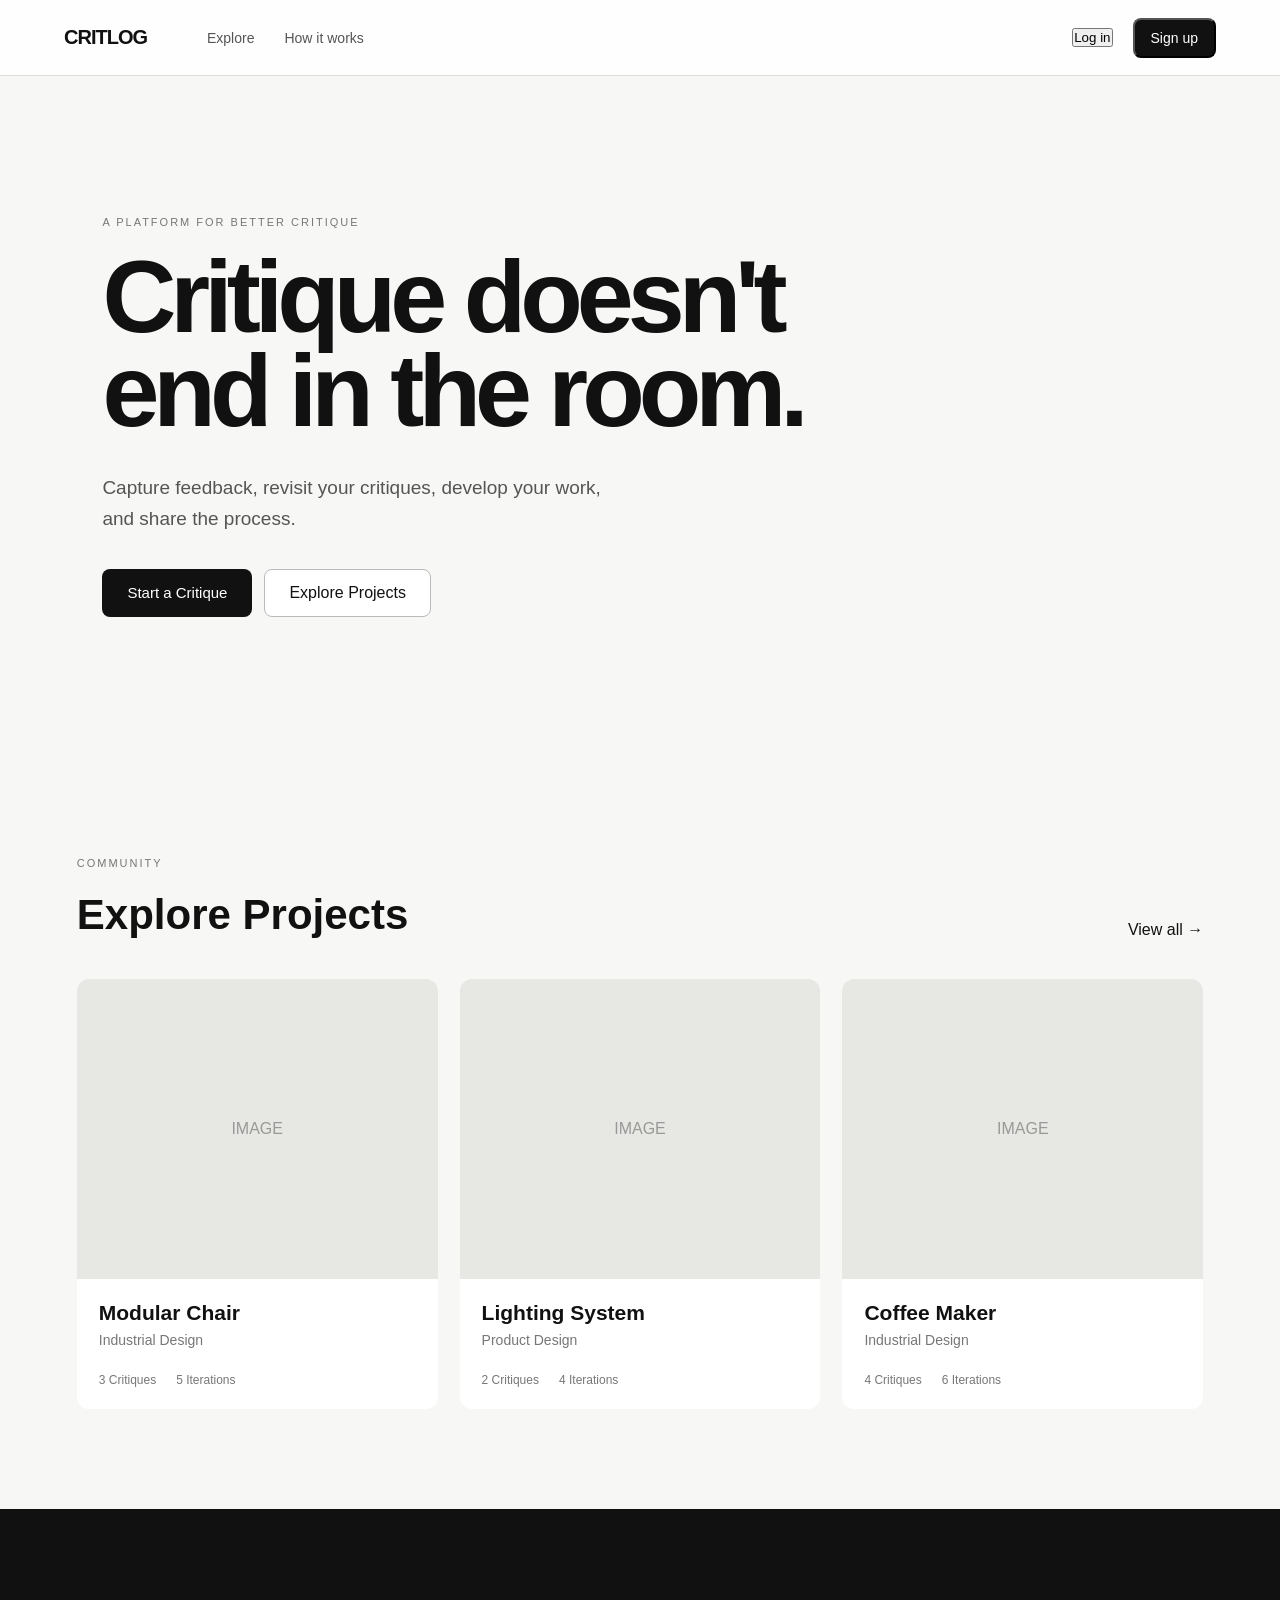
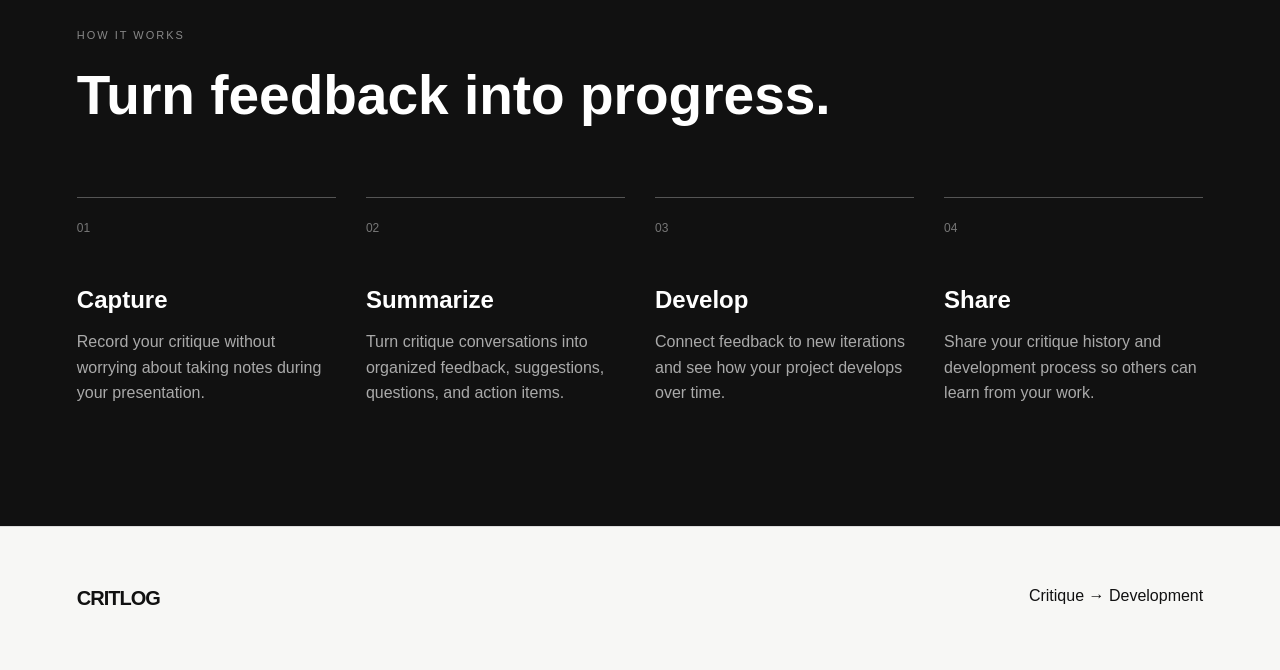
<file: index.html>
<!DOCTYPE html>
<html lang="en">

<head>
  <meta charset="UTF-8">
  <meta name="viewport" content="width=device-width, initial-scale=1.0">

  <title>CRITLOG</title>

  <link rel="stylesheet" href="style.css">
</head>

<body>


<!-- ======================================================
     NAVIGATION
====================================================== -->

<header class="nav">

  <a href="index.html" class="logo">
    CRITLOG
  </a>

  <nav>
    <a href="explore.html">Explore</a>
    <a href="#how">How it works</a>
  </nav>

  <!-- JavaScript가 로그인 상태에 따라 내용을 넣음 -->
  <div class="nav-right" id="navRight"></div>

</header>



<!-- ======================================================
     MAIN
====================================================== -->

<main>


  <!-- HERO -->

  <section class="hero">

    <p class="eyebrow">
      A PLATFORM FOR BETTER CRITIQUE
    </p>

    <h1>
      Critique doesn't<br>
      end in the room.
    </h1>

    <p class="hero-description">
      Capture feedback, revisit your critiques,
      develop your work, and share the process.
    </p>


    <div class="hero-buttons">

      <a
        href="#"
        id="startCritiqueBtn"
        class="button-primary"
      >
        Start a Critique
      </a>

      <a
        href="explore.html"
        class="button-secondary"
      >
        Explore Projects
      </a>

    </div>

  </section>



  <!-- ======================================================
       PROJECTS
  ====================================================== -->

  <section class="projects-section">

    <div class="section-heading">

      <div>

        <p class="eyebrow">
          COMMUNITY
        </p>

        <h2>
          Explore Projects
        </h2>

      </div>

      <a href="explore.html">
        View all →
      </a>

    </div>


    <div class="project-grid">


      <!-- PROJECT 1 -->

      <a
        href="project.html"
        class="project-card"
      >

        <div class="project-image">
          <span>IMAGE</span>
        </div>

        <div class="project-info">

          <h3>
            Modular Chair
          </h3>

          <p>
            Industrial Design
          </p>

          <div class="project-stats">

            <span>
              3 Critiques
            </span>

            <span>
              5 Iterations
            </span>

          </div>

        </div>

      </a>



      <!-- PROJECT 2 -->

      <a
        href="project.html"
        class="project-card"
      >

        <div class="project-image">
          <span>IMAGE</span>
        </div>

        <div class="project-info">

          <h3>
            Lighting System
          </h3>

          <p>
            Product Design
          </p>

          <div class="project-stats">

            <span>
              2 Critiques
            </span>

            <span>
              4 Iterations
            </span>

          </div>

        </div>

      </a>



      <!-- PROJECT 3 -->

      <a
        href="project.html"
        class="project-card"
      >

        <div class="project-image">
          <span>IMAGE</span>
        </div>

        <div class="project-info">

          <h3>
            Coffee Maker
          </h3>

          <p>
            Industrial Design
          </p>

          <div class="project-stats">

            <span>
              4 Critiques
            </span>

            <span>
              6 Iterations
            </span>

          </div>

        </div>

      </a>


    </div>

  </section>



  <!-- ======================================================
       HOW IT WORKS
  ====================================================== -->

  <section
    class="how-section"
    id="how"
  >

    <p class="eyebrow">
      HOW IT WORKS
    </p>

    <h2>
      Turn feedback into progress.
    </h2>


    <div class="steps">


      <div class="step">

        <span>
          01
        </span>

        <h3>
          Capture
        </h3>

        <p>
          Record your critique without worrying
          about taking notes during your presentation.
        </p>

      </div>



      <div class="step">

        <span>
          02
        </span>

        <h3>
          Summarize
        </h3>

        <p>
          Turn critique conversations into organized
          feedback, suggestions, questions, and action items.
        </p>

      </div>



      <div class="step">

        <span>
          03
        </span>

        <h3>
          Develop
        </h3>

        <p>
          Connect feedback to new iterations
          and see how your project develops over time.
        </p>

      </div>



      <div class="step">

        <span>
          04
        </span>

        <h3>
          Share
        </h3>

        <p>
          Share your critique history and development
          process so others can learn from your work.
        </p>

      </div>


    </div>

  </section>


</main>



<!-- ======================================================
     FOOTER
====================================================== -->

<footer>

  <div class="logo">
    CRITLOG
  </div>

  <p>
    Critique → Development
  </p>

</footer>



<!-- ======================================================
     LOGIN MODAL
====================================================== -->

<div
  class="modal-overlay"
  id="loginModal"
>

  <div class="login-modal">


    <!-- CLOSE BUTTON -->

    <button
      class="modal-close"
      id="closeLoginModal"
      type="button"
    >
      ×
    </button>



    <p class="eyebrow">
      WELCOME BACK
    </p>


    <h2>
      Log in to CRITLOG
    </h2>


    <p class="modal-description">
      Capture feedback and continue developing your work.
    </p>



    <!-- LOGIN FORM -->

    <form id="loginForm">


      <!-- EMAIL -->

      <label for="email">
        Email
      </label>

      <input
        type="text"
        id="email"
        placeholder="you@example.com"
        autocomplete="email"
        required
      >



      <!-- PASSWORD -->

      <label for="password">
        Password
      </label>

      <input
        type="password"
        id="password"
        placeholder="Password"
        autocomplete="current-password"
        required
      >



      <!-- LOGIN BUTTON -->

      <button
        type="submit"
        class="button-primary modal-login-button"
      >
        Log in
      </button>


    </form>



    <p class="signup-text">

      Don't have an account?

      <a href="#">
        Sign up
      </a>

    </p>


  </div>

</div>



<!-- ======================================================
     JAVASCRIPT
====================================================== -->

<script src="script.js"></script>


</body>

</html>
</file>
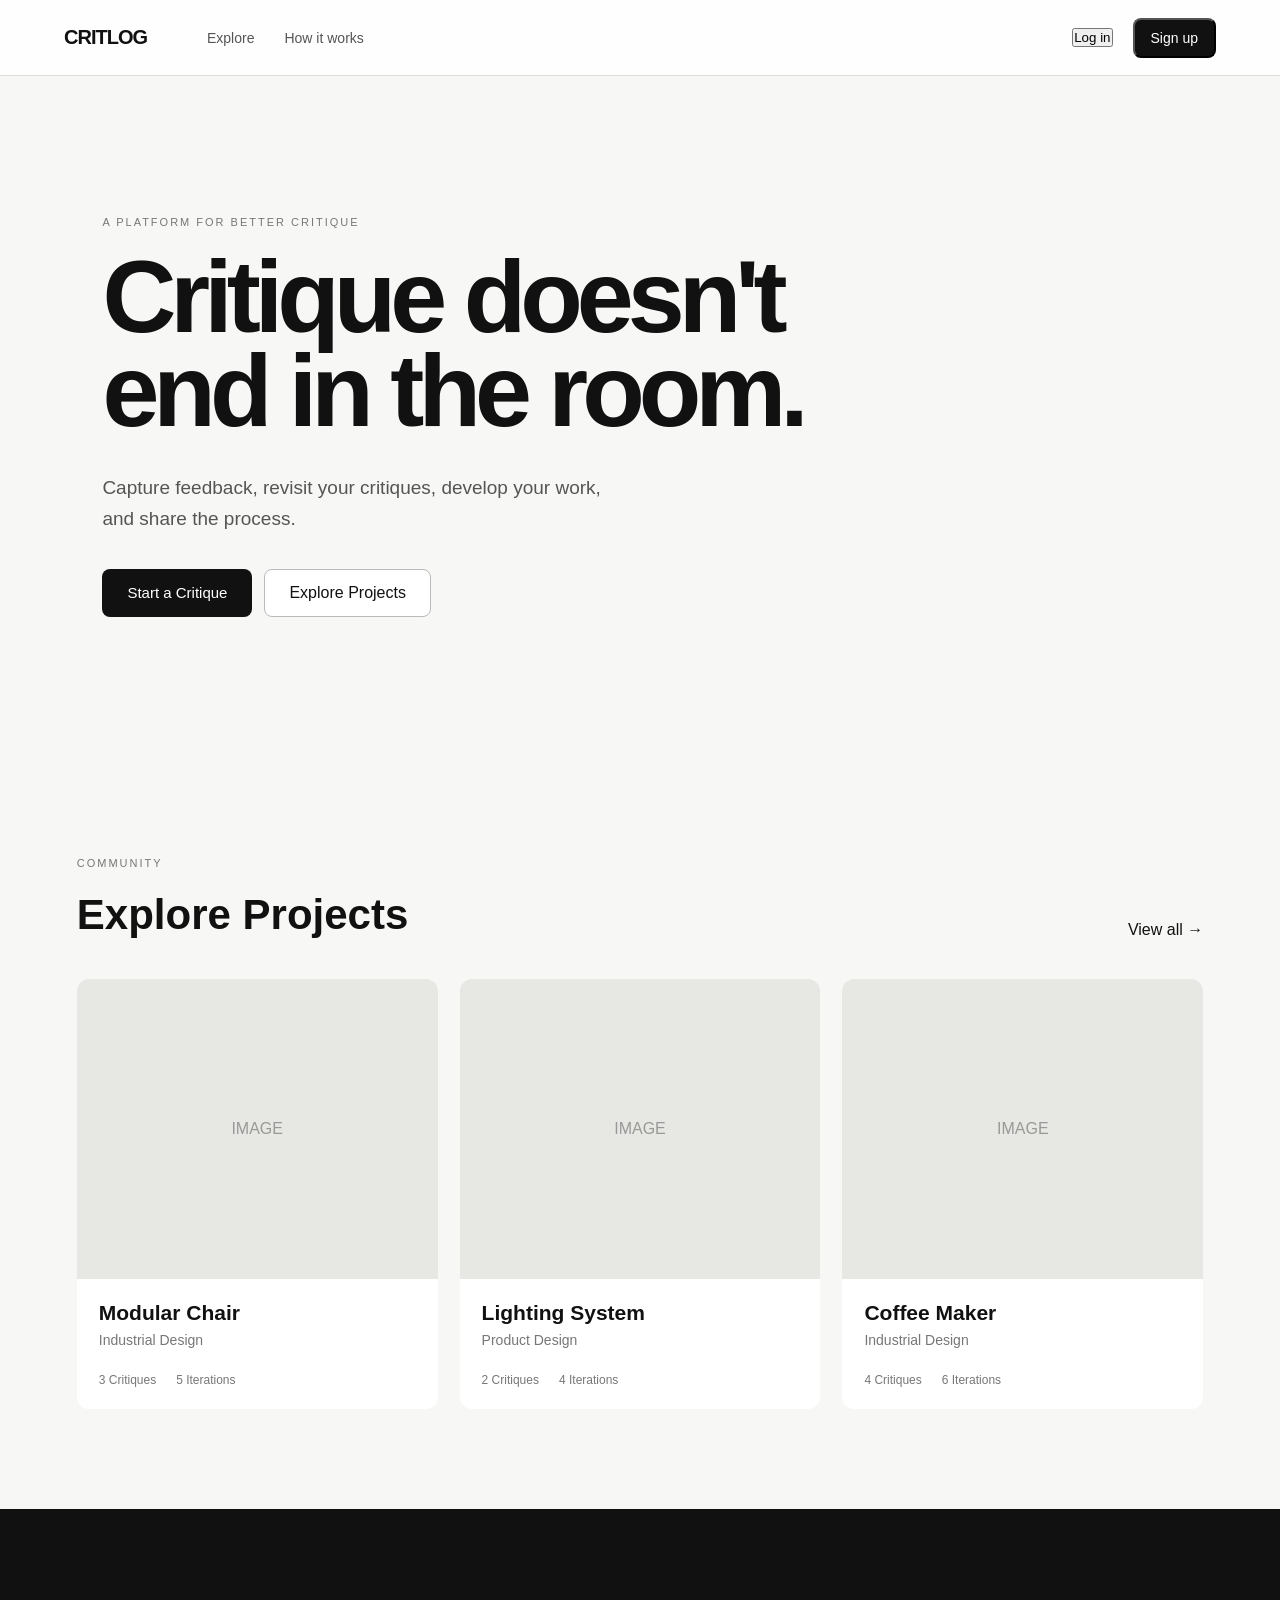
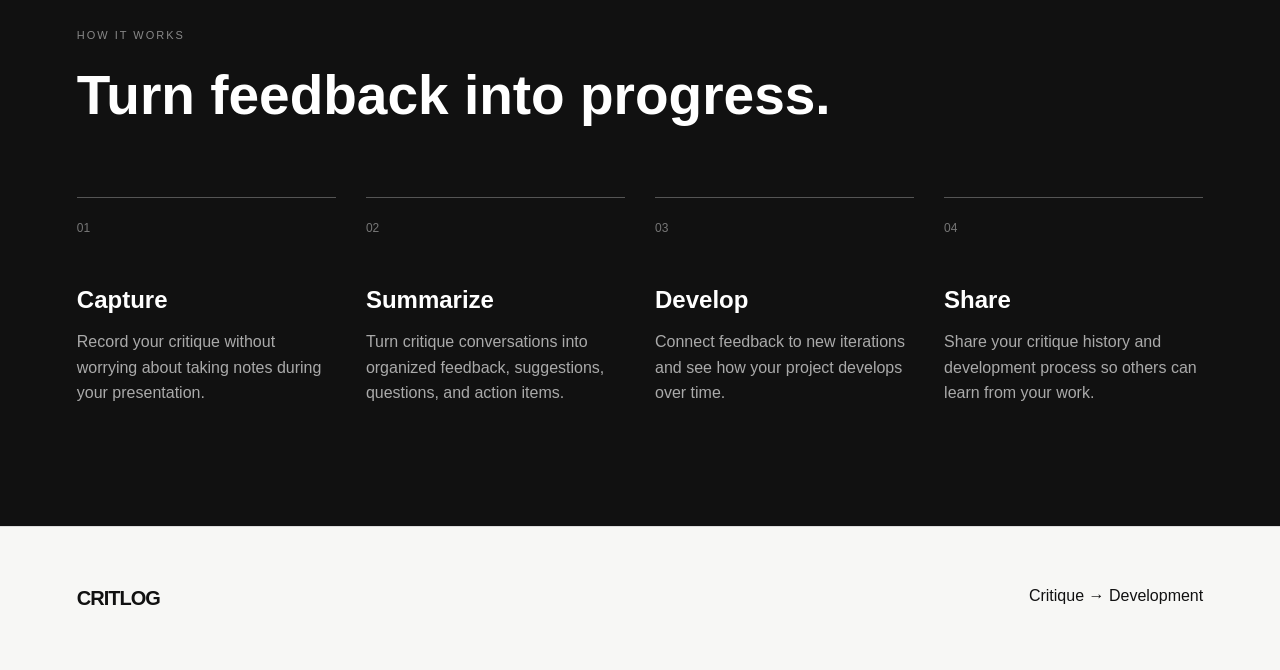
<file: critique.html>
<!DOCTYPE html>
<html lang="en">

<head>

  <meta charset="UTF-8">

  <meta
    name="viewport"
    content="width=device-width, initial-scale=1.0"
  >

  <title>
    New Critique — CRITLOG
  </title>

  <link
    rel="stylesheet"
    href="style.css"
  >

</head>


<body>


<!-- ======================================================
     NAVIGATION
====================================================== -->

<header class="nav">

  <a
    href="index.html"
    class="logo"
  >
    CRITLOG
  </a>


  <nav>

    <a href="explore.html">
      Explore
    </a>

    <a href="my-projects.html">
      My Projects
    </a>

  </nav>


  <div class="nav-right">

    <a href="index.html">
      Home
    </a>

    <button
      class="logout"
      onclick="logout()"
    >
      Log out
    </button>

  </div>

</header>



<!-- ======================================================
     MAIN
====================================================== -->

<main class="critique-page">


  <div class="critique-container">


    <!-- HEADER -->

    <p class="eyebrow">
      NEW CRITIQUE
    </p>


    <h1>
      Capture your critique.
    </h1>


    <p class="critique-description">

      Focus on the conversation.
      CRITLOG will help you organize
      and revisit the feedback later.

    </p>



    <!-- ==================================================
         CRITIQUE INFORMATION
    ================================================== -->

    <div class="critique-settings">


      <!-- DEPARTMENT -->

      <div class="form-group">

        <label for="department">
          Department / Major
        </label>


        <select id="department">

          <option value="" selected disabled>
            Select your department
          </option>


          <!-- DESIGN -->

          <optgroup label="Design">

            <option>
              Industrial Design
            </option>

            <option>
              Product Design
            </option>

            <option>
              Graphic Design
            </option>

            <option>
              Communication Design
            </option>

            <option>
              Interior Design
            </option>

            <option>
              Furniture Design
            </option>

            <option>
              Architecture
            </option>

            <option>
              Landscape Architecture
            </option>

            <option>
              Fashion Design
            </option>

            <option>
              Apparel Design
            </option>

            <option>
              Textile Design
            </option>

            <option>
              Jewelry Design
            </option>

            <option>
              Transportation Design
            </option>

            <option>
              Interaction Design
            </option>

            <option>
              UX / UI Design
            </option>

            <option>
              Game Design
            </option>

            <option>
              Design Engineering
            </option>

          </optgroup>



          <!-- FINE ARTS -->

          <optgroup label="Fine Arts">

            <option>
              Painting
            </option>

            <option>
              Drawing
            </option>

            <option>
              Sculpture
            </option>

            <option>
              Printmaking
            </option>

            <option>
              Ceramics
            </option>

            <option>
              Glass
            </option>

            <option>
              Photography
            </option>

            <option>
              Film
            </option>

            <option>
              Video
            </option>

            <option>
              Installation Art
            </option>

            <option>
              Performance Art
            </option>

            <option>
              New Media Art
            </option>

          </optgroup>



          <!-- DIGITAL / MEDIA -->

          <optgroup label="Digital & Media">

            <option>
              Digital Media
            </option>

            <option>
              Animation
            </option>

            <option>
              Illustration
            </option>

            <option>
              Motion Graphics
            </option>

            <option>
              Visual Effects
            </option>

            <option>
              Interactive Media
            </option>

            <option>
              Computational Design
            </option>

            <option>
              Creative Computing
            </option>

            <option>
              Sound Design
            </option>

          </optgroup>



          <!-- CRAFT -->

          <optgroup label="Craft & Materials">

            <option>
              Textiles
            </option>

            <option>
              Fibers
            </option>

            <option>
              Jewelry + Metalsmithing
            </option>

            <option>
              Ceramics
            </option>

            <option>
              Glass
            </option>

            <option>
              Woodworking
            </option>

            <option>
              Furniture
            </option>

            <option>
              Metalworking
            </option>

          </optgroup>



          <!-- ARCHITECTURE -->

          <optgroup label="Architecture & Spatial Design">

            <option>
              Architecture
            </option>

            <option>
              Interior Architecture
            </option>

            <option>
              Landscape Architecture
            </option>

            <option>
              Urban Design
            </option>

            <option>
              Spatial Design
            </option>

            <option>
              Exhibition Design
            </option>

            <option>
              Set Design
            </option>

          </optgroup>



          <!-- OTHER -->

          <optgroup label="Other">

            <option>
              Art Education
            </option>

            <option>
              Art History
            </option>

            <option>
              Curatorial Studies
            </option>

            <option>
              Liberal Arts
            </option>

            <option>
              Interdisciplinary Art
            </option>

            <option>
              Undeclared
            </option>

            <option>
              Other
            </option>

          </optgroup>

        </select>

      </div>



      <!-- ==================================================
           COURSE NAME
      ================================================== -->

      <div class="form-group">

        <label for="courseName">
          Course
        </label>


        <input
          type="text"
          id="courseName"
          placeholder="e.g. Design Principles"
        >

      </div>



      <!-- ==================================================
           PROJECT / CRITIQUE TITLE
      ================================================== -->

      <div class="form-group">

        <label for="critiqueTitle">
          Critique Title
        </label>


        <input
          type="text"
          id="critiqueTitle"
          placeholder="e.g. Modular Desk System"
        >

      </div>



      <!-- ==================================================
           CRITIQUE TYPE
      ================================================== -->

      <div class="form-group">

        <label for="critiqueType">
          Critique Type
        </label>


        <select id="critiqueType">

          <option value="" selected disabled>
            Select critique type
          </option>

          <option>
            Desk Critique
          </option>

          <option>
            Group Critique
          </option>

          <option>
            Pin-up
          </option>

          <option>
            Midterm Critique
          </option>

          <option>
            Final Critique
          </option>

          <option>
            Peer Critique
          </option>

          <option>
            Faculty Review
          </option>

          <option>
            Guest Critique
          </option>

          <option>
            Informal Feedback
          </option>

          <option>
            Other
          </option>

        </select>

      </div>


    </div>



    <!-- ==================================================
         RECORDING
    ================================================== -->

    <div class="record-area">


      <div
        class="record-circle"
        id="recordCircle"
      >
        ●
      </div>


      <h2 id="recordStatus">
        Ready to record
      </h2>


      <p class="record-description">
        Start recording when your critique begins.
      </p>


      <p id="timer">
        00:00
      </p>


      <button
        class="button-primary"
        id="recordButton"
        onclick="startMockRecording()"
      >
        Start Recording
      </button>


    </div>


  </div>


</main>



<script src="script.js"></script>


</body>

</html>
</file>
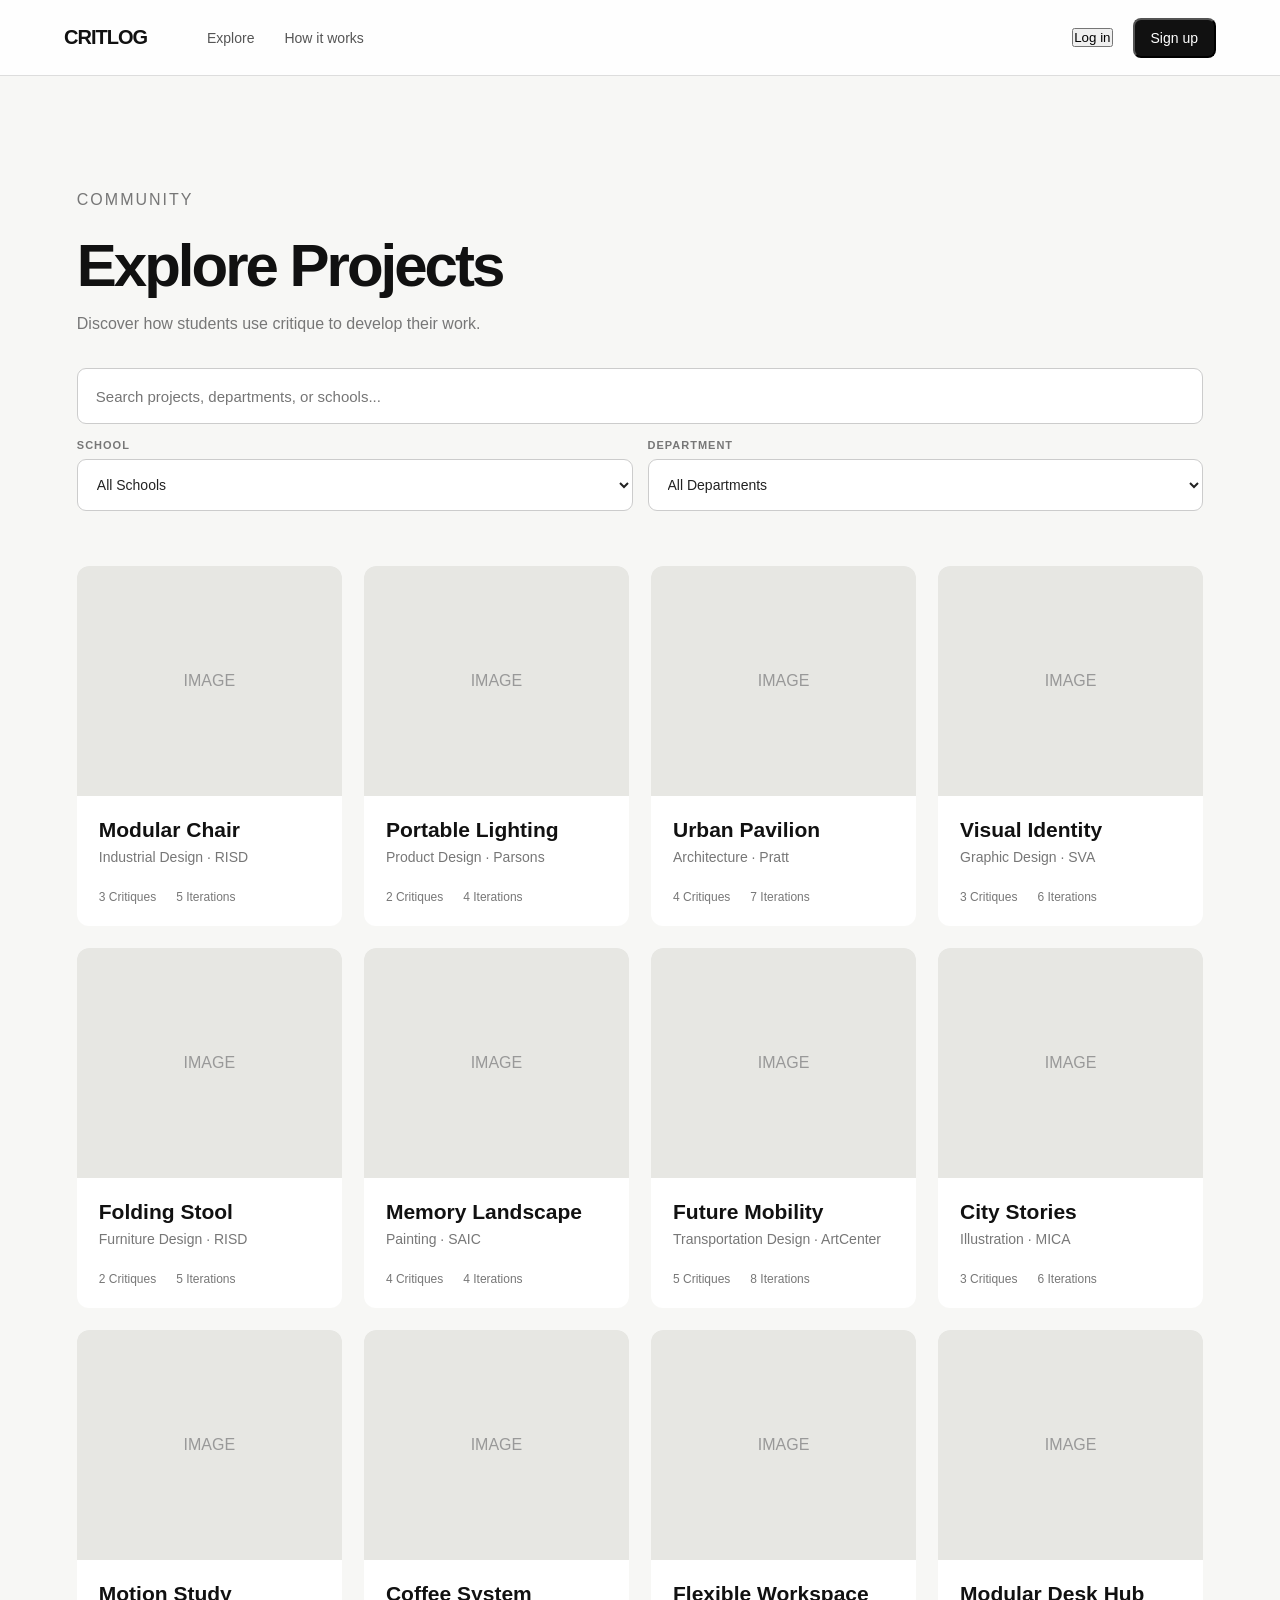
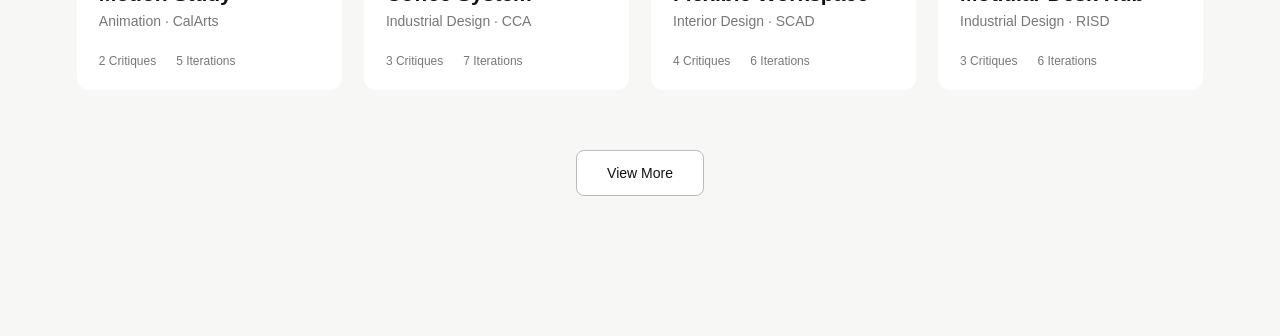
<file: explore.html>
<!DOCTYPE html>
<html lang="en">

<head>
  <meta charset="UTF-8">
  <meta name="viewport" content="width=device-width, initial-scale=1.0">

  <title>Explore — CRITLOG</title>

  <link rel="stylesheet" href="style.css">
</head>

<body>


<!-- ======================================================
     NAVIGATION
====================================================== -->

<header class="nav">

  <a href="index.html" class="logo">
    CRITLOG
  </a>

  <nav>
    <a href="explore.html">Explore</a>
    <a href="index.html#how">How it works</a>
  </nav>

  <div
    class="nav-right"
    id="navRight"
  ></div>

</header>



<!-- ======================================================
     EXPLORE
====================================================== -->

<main class="explore-page">


  <!-- ==================================================
       HEADER
  ================================================== -->

  <div class="explore-header">

    <p class="eyebrow">
      COMMUNITY
    </p>

    <h1>
      Explore Projects
    </h1>

    <p>
      Discover how students use critique
      to develop their work.
    </p>



    <!-- SEARCH -->

    <div class="explore-search">

      <input
        type="text"
        id="projectSearch"
        class="search"
        placeholder="Search projects, departments, or schools..."
      >

    </div>



    <!-- FILTERS -->

    <div class="explore-filters">


      <!-- SCHOOL -->

      <div class="filter-group">

        <label for="schoolFilter">
          School
        </label>

        <select id="schoolFilter">

          <option value="all">
            All Schools
          </option>

          <option value="RISD">
            Rhode Island School of Design
          </option>

          <option value="Parsons">
            Parsons School of Design
          </option>

          <option value="Pratt">
            Pratt Institute
          </option>

          <option value="SAIC">
            School of the Art Institute of Chicago
          </option>

          <option value="ArtCenter">
            ArtCenter College of Design
          </option>

          <option value="CCA">
            California College of the Arts
          </option>

          <option value="MICA">
            Maryland Institute College of Art
          </option>

          <option value="CalArts">
            California Institute of the Arts
          </option>

          <option value="SVA">
            School of Visual Arts
          </option>

          <option value="SCAD">
            Savannah College of Art and Design
          </option>

        </select>

      </div>



      <!-- DEPARTMENT -->

      <div class="filter-group">

        <label for="departmentFilter">
          Department
        </label>

        <select id="departmentFilter">

          <option value="all">
            All Departments
          </option>

          <option value="Industrial Design">
            Industrial Design
          </option>

          <option value="Product Design">
            Product Design
          </option>

          <option value="Graphic Design">
            Graphic Design
          </option>

          <option value="Architecture">
            Architecture
          </option>

          <option value="Furniture Design">
            Furniture Design
          </option>

          <option value="Interior Design">
            Interior Design
          </option>

          <option value="Fashion Design">
            Fashion Design
          </option>

          <option value="Photography">
            Photography
          </option>

          <option value="Illustration">
            Illustration
          </option>

          <option value="Animation">
            Animation
          </option>

          <option value="Painting">
            Painting
          </option>

          <option value="Sculpture">
            Sculpture
          </option>

          <option value="Transportation Design">
            Transportation Design
          </option>

        </select>

      </div>


    </div>

  </div>



  <!-- ======================================================
       PROJECT GRID
  ====================================================== -->

  <div
    class="explore-project-grid"
    id="projectGrid"
  >


    <!-- 01 -->

    <a
      href="project.html"
      class="project-card explore-project"
      data-school="RISD"
      data-department="Industrial Design"
    >

      <div class="project-image">
        IMAGE
      </div>

      <div class="project-info">

        <h3>
          Modular Chair
        </h3>

        <p>
          Industrial Design · RISD
        </p>

        <div class="project-stats">
          <span>3 Critiques</span>
          <span>5 Iterations</span>
        </div>

      </div>

    </a>



    <!-- 02 -->

    <a
      href="project.html"
      class="project-card explore-project"
      data-school="Parsons"
      data-department="Product Design"
    >

      <div class="project-image">
        IMAGE
      </div>

      <div class="project-info">

        <h3>
          Portable Lighting
        </h3>

        <p>
          Product Design · Parsons
        </p>

        <div class="project-stats">
          <span>2 Critiques</span>
          <span>4 Iterations</span>
        </div>

      </div>

    </a>



    <!-- 03 -->

    <a
      href="project.html"
      class="project-card explore-project"
      data-school="Pratt"
      data-department="Architecture"
    >

      <div class="project-image">
        IMAGE
      </div>

      <div class="project-info">

        <h3>
          Urban Pavilion
        </h3>

        <p>
          Architecture · Pratt
        </p>

        <div class="project-stats">
          <span>4 Critiques</span>
          <span>7 Iterations</span>
        </div>

      </div>

    </a>



    <!-- 04 -->

    <a
      href="project.html"
      class="project-card explore-project"
      data-school="SVA"
      data-department="Graphic Design"
    >

      <div class="project-image">
        IMAGE
      </div>

      <div class="project-info">

        <h3>
          Visual Identity
        </h3>

        <p>
          Graphic Design · SVA
        </p>

        <div class="project-stats">
          <span>3 Critiques</span>
          <span>6 Iterations</span>
        </div>

      </div>

    </a>



    <!-- 05 -->

    <a
      href="project.html"
      class="project-card explore-project"
      data-school="RISD"
      data-department="Furniture Design"
    >

      <div class="project-image">
        IMAGE
      </div>

      <div class="project-info">

        <h3>
          Folding Stool
        </h3>

        <p>
          Furniture Design · RISD
        </p>

        <div class="project-stats">
          <span>2 Critiques</span>
          <span>5 Iterations</span>
        </div>

      </div>

    </a>



    <!-- 06 -->

    <a
      href="project.html"
      class="project-card explore-project"
      data-school="SAIC"
      data-department="Painting"
    >

      <div class="project-image">
        IMAGE
      </div>

      <div class="project-info">

        <h3>
          Memory Landscape
        </h3>

        <p>
          Painting · SAIC
        </p>

        <div class="project-stats">
          <span>4 Critiques</span>
          <span>4 Iterations</span>
        </div>

      </div>

    </a>



    <!-- 07 -->

    <a
      href="project.html"
      class="project-card explore-project"
      data-school="ArtCenter"
      data-department="Transportation Design"
    >

      <div class="project-image">
        IMAGE
      </div>

      <div class="project-info">

        <h3>
          Future Mobility
        </h3>

        <p>
          Transportation Design · ArtCenter
        </p>

        <div class="project-stats">
          <span>5 Critiques</span>
          <span>8 Iterations</span>
        </div>

      </div>

    </a>



    <!-- 08 -->

    <a
      href="project.html"
      class="project-card explore-project"
      data-school="MICA"
      data-department="Illustration"
    >

      <div class="project-image">
        IMAGE
      </div>

      <div class="project-info">

        <h3>
          City Stories
        </h3>

        <p>
          Illustration · MICA
        </p>

        <div class="project-stats">
          <span>3 Critiques</span>
          <span>6 Iterations</span>
        </div>

      </div>

    </a>



    <!-- 09 -->

    <a
      href="project.html"
      class="project-card explore-project"
      data-school="CalArts"
      data-department="Animation"
    >

      <div class="project-image">
        IMAGE
      </div>

      <div class="project-info">

        <h3>
          Motion Study
        </h3>

        <p>
          Animation · CalArts
        </p>

        <div class="project-stats">
          <span>2 Critiques</span>
          <span>5 Iterations</span>
        </div>

      </div>

    </a>



    <!-- 10 -->

    <a
      href="project.html"
      class="project-card explore-project"
      data-school="CCA"
      data-department="Industrial Design"
    >

      <div class="project-image">
        IMAGE
      </div>

      <div class="project-info">

        <h3>
          Coffee System
        </h3>

        <p>
          Industrial Design · CCA
        </p>

        <div class="project-stats">
          <span>3 Critiques</span>
          <span>7 Iterations</span>
        </div>

      </div>

    </a>



    <!-- 11 -->

    <a
      href="project.html"
      class="project-card explore-project"
      data-school="SCAD"
      data-department="Interior Design"
    >

      <div class="project-image">
        IMAGE
      </div>

      <div class="project-info">

        <h3>
          Flexible Workspace
        </h3>

        <p>
          Interior Design · SCAD
        </p>

        <div class="project-stats">
          <span>4 Critiques</span>
          <span>6 Iterations</span>
        </div>

      </div>

    </a>



    <!-- 12 -->

    <a
      href="project.html"
      class="project-card explore-project"
      data-school="RISD"
      data-department="Industrial Design"
    >

      <div class="project-image">
        IMAGE
      </div>

      <div class="project-info">

        <h3>
          Modular Desk Hub
        </h3>

        <p>
          Industrial Design · RISD
        </p>

        <div class="project-stats">
          <span>3 Critiques</span>
          <span>6 Iterations</span>
        </div>

      </div>

    </a>



    <!-- ==================================================
         EXTRA PROJECTS
         View More 누르면 나타남
    ================================================== -->


    <!-- 13 -->

    <a
      href="project.html"
      class="project-card explore-project extra-project"
      data-school="Parsons"
      data-department="Fashion Design"
    >

      <div class="project-image">
        IMAGE
      </div>

      <div class="project-info">

        <h3>
          Modular Garment
        </h3>

        <p>
          Fashion Design · Parsons
        </p>

        <div class="project-stats">
          <span>4 Critiques</span>
          <span>7 Iterations</span>
        </div>

      </div>

    </a>



    <!-- 14 -->

    <a
      href="project.html"
      class="project-card explore-project extra-project"
      data-school="Pratt"
      data-department="Industrial Design"
    >

      <div class="project-image">
        IMAGE
      </div>

      <div class="project-info">

        <h3>
          Kitchen Tools
        </h3>

        <p>
          Industrial Design · Pratt
        </p>

        <div class="project-stats">
          <span>2 Critiques</span>
          <span>4 Iterations</span>
        </div>

      </div>

    </a>



    <!-- 15 -->

    <a
      href="project.html"
      class="project-card explore-project extra-project"
      data-school="SVA"
      data-department="Photography"
    >

      <div class="project-image">
        IMAGE
      </div>

      <div class="project-info">

        <h3>
          Night Archive
        </h3>

        <p>
          Photography · SVA
        </p>

        <div class="project-stats">
          <span>3 Critiques</span>
          <span>5 Iterations</span>
        </div>

      </div>

    </a>



    <!-- 16 -->

    <a
      href="project.html"
      class="project-card explore-project extra-project"
      data-school="RISD"
      data-department="Sculpture"
    >

      <div class="project-image">
        IMAGE
      </div>

      <div class="project-info">

        <h3>
          Moving Structure
        </h3>

        <p>
          Sculpture · RISD
        </p>

        <div class="project-stats">
          <span>4 Critiques</span>
          <span>8 Iterations</span>
        </div>

      </div>

    </a>


  </div>



  <!-- ======================================================
       NO RESULTS
  ====================================================== -->

  <div
    class="no-results"
    id="noResults"
  >

    <h3>
      No projects found.
    </h3>

    <p>
      Try another school, department,
      or search term.
    </p>

  </div>



  <!-- ======================================================
       VIEW MORE
  ====================================================== -->

  <div
    class="view-more-container"
    id="viewMoreContainer"
  >

    <button
      class="view-more-button"
      id="viewMoreBtn"
      type="button"
    >
      View More
    </button>

  </div>


</main>


<script src="script.js"></script>


</body>

</html>
</file>
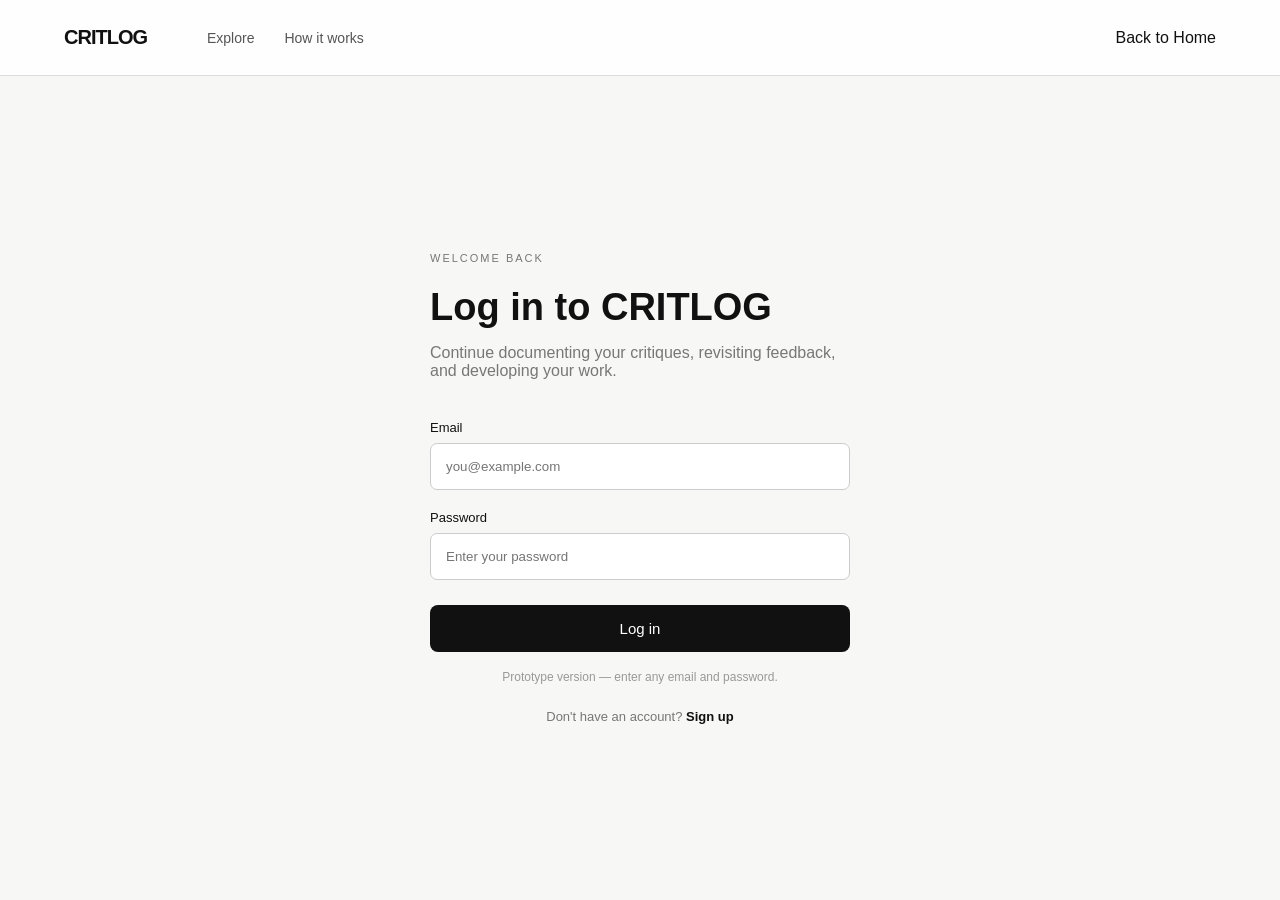
<file: login.html>
<!DOCTYPE html>
<html lang="en">

<head>

  <meta charset="UTF-8">

  <meta
    name="viewport"
    content="width=device-width, initial-scale=1.0"
  >

  <title>
    Login — CRITLOG
  </title>

  <link
    rel="stylesheet"
    href="style.css"
  >

</head>


<body>


<!-- =========================
     NAVIGATION
========================= -->

<header class="nav">


  <a
    href="index.html"
    class="logo"
  >
    CRITLOG
  </a>


  <nav>

    <a href="explore.html">
      Explore
    </a>

    <a href="index.html#how">
      How it works
    </a>

  </nav>


  <div class="nav-right">

    <a href="index.html">
      Back to Home
    </a>

  </div>


</header>



<!-- =========================
     LOGIN
========================= -->

<main class="login-page">


  <div class="login-box">


    <p class="eyebrow">
      WELCOME BACK
    </p>


    <h1>
      Log in to CRITLOG
    </h1>


    <p class="login-description">

      Continue documenting your critiques,
      revisiting feedback, and developing your work.

    </p>



    <!-- LOGIN FORM -->

    <form id="loginForm">


      <!-- EMAIL -->

      <label for="email">
        Email
      </label>


      <input
        type="text"
        id="email"
        placeholder="you@example.com"
        autocomplete="email"
        required
      >



      <!-- PASSWORD -->

      <label for="password">
        Password
      </label>


      <input
        type="password"
        id="password"
        placeholder="Enter your password"
        autocomplete="current-password"
        required
      >



      <!-- LOGIN BUTTON -->

      <button
        type="submit"
        class="button-primary login-button"
      >
        Log in
      </button>


    </form>



    <!-- MOCK LOGIN INFORMATION -->

    <p
      style="
        margin-top: 18px;
        font-size: 12px;
        color: #999;
        text-align: center;
      "
    >

      Prototype version — enter any email and password.

    </p>



    <!-- SIGN UP -->

    <p class="signup-text">

      Don't have an account?

      <a href="#">
        Sign up
      </a>

    </p>


  </div>


</main>



<!-- =========================
     JAVASCRIPT
========================= -->

<script src="script.js"></script>


</body>

</html>
</file>
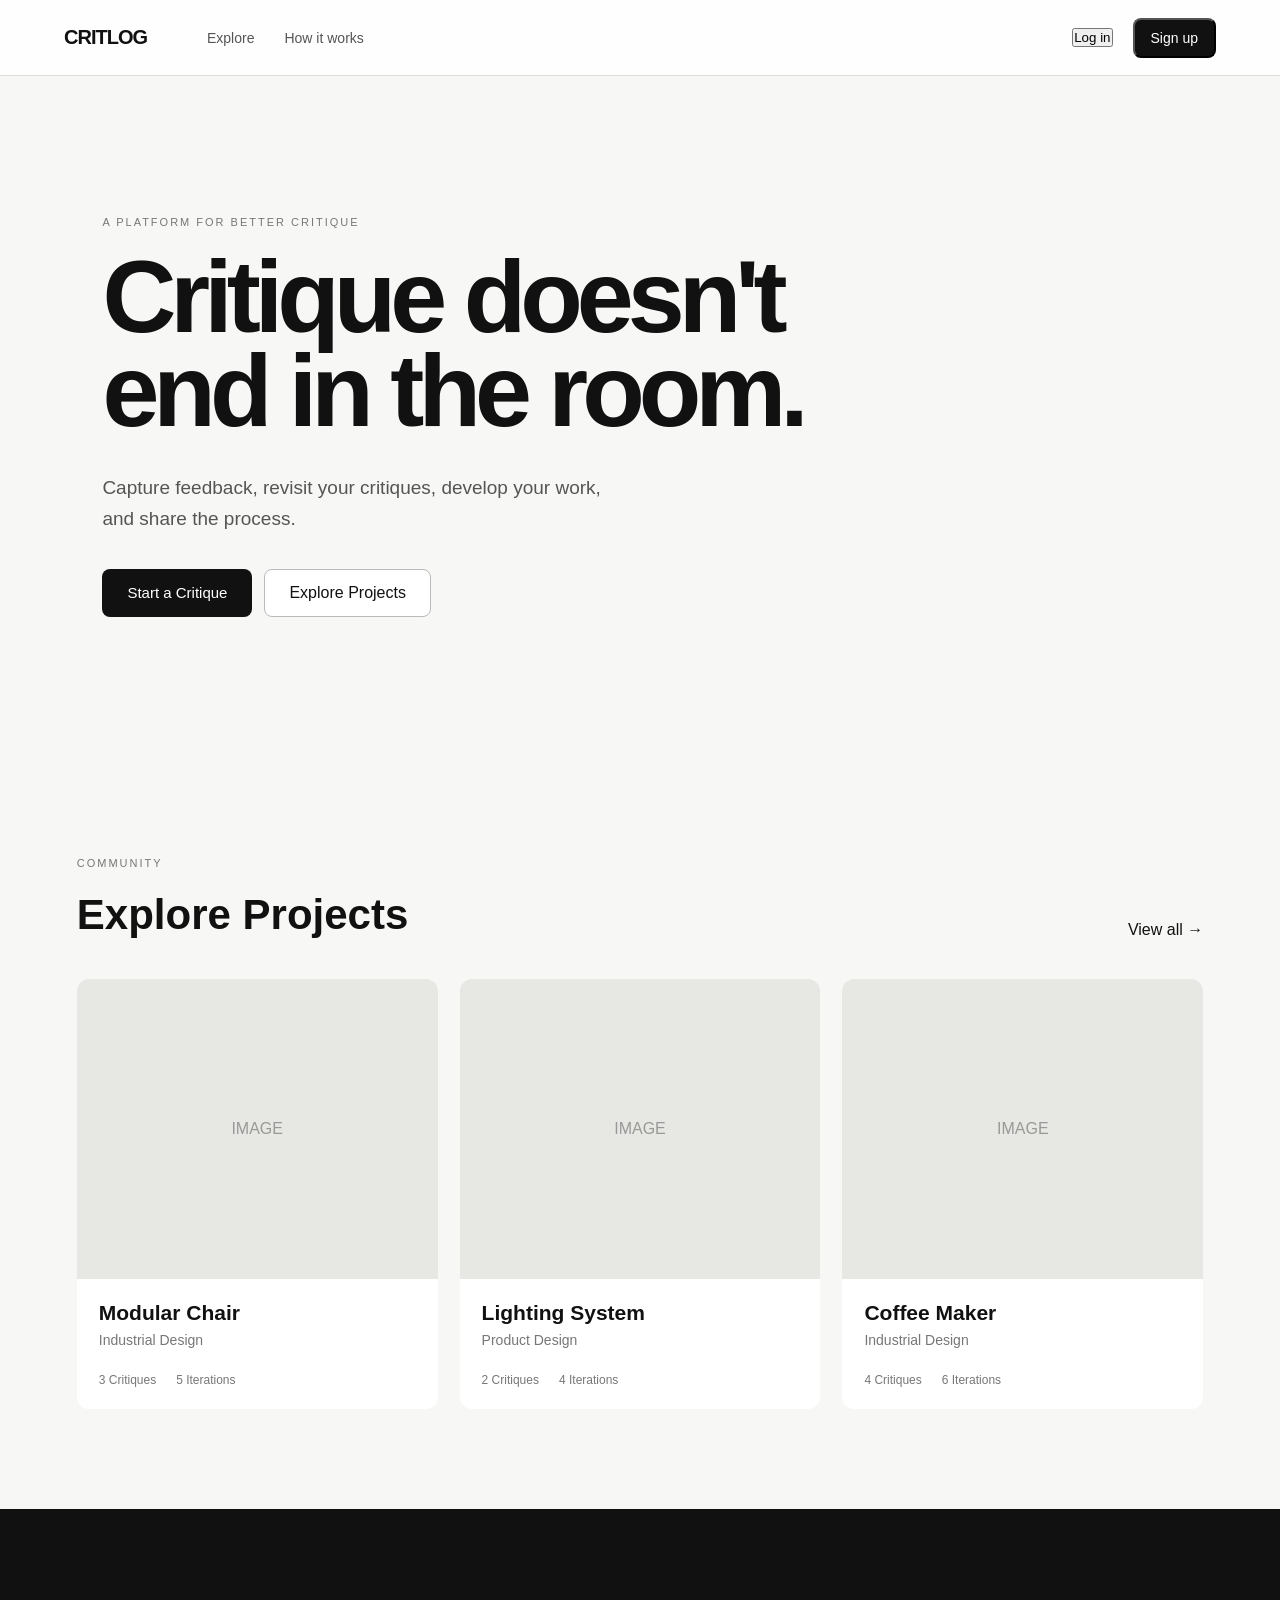
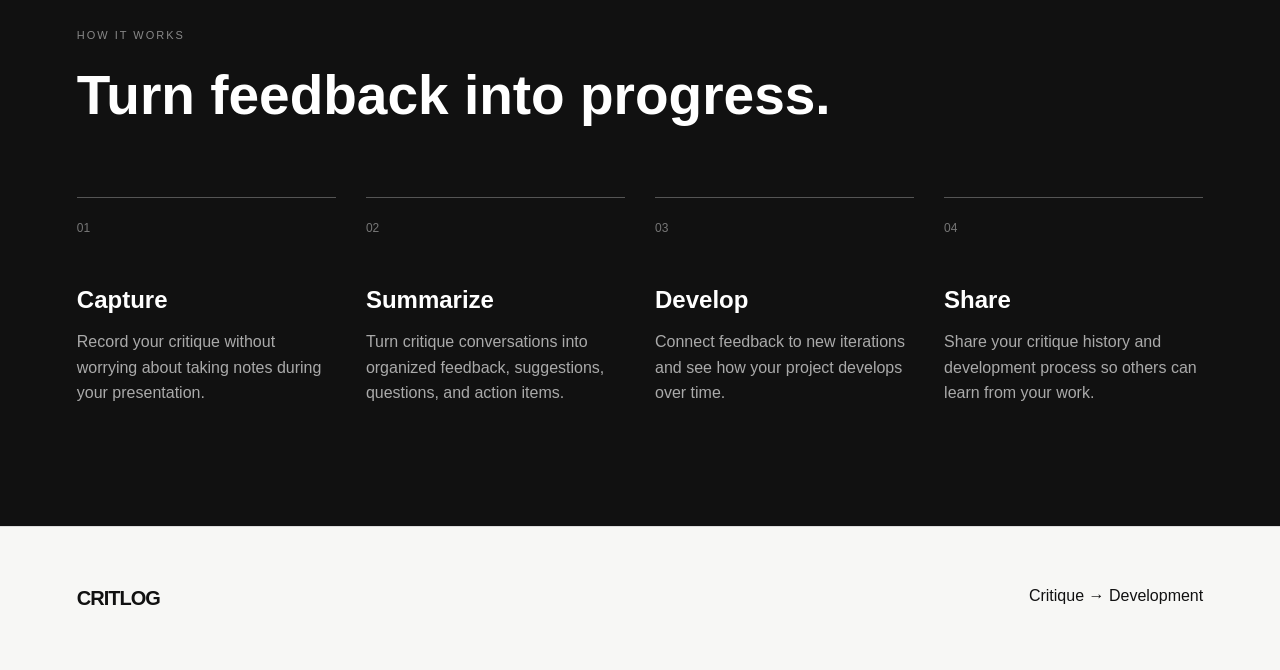
<file: my-projects.html>
<!DOCTYPE html>
<html lang="en">

<head>
  <meta charset="UTF-8">
  <meta name="viewport" content="width=device-width, initial-scale=1.0">

  <title>My Projects — CRITLOG</title>

  <link rel="stylesheet" href="style.css">
</head>

<body>


<!-- ======================================================
     NAVIGATION
====================================================== -->

<header class="nav">

  <a href="index.html" class="logo">
    CRITLOG
  </a>

  <nav>

    <a href="explore.html">
      Explore
    </a>

    <a href="index.html#how">
      How it works
    </a>

  </nav>

  <div class="nav-right">

    <a
      href="critique.html"
      class="button-small"
    >
      + Start Critique
    </a>

    <button
      class="logout"
      onclick="logout()"
    >
      Log out
    </button>

  </div>

</header>



<!-- ======================================================
     MY PROJECTS
====================================================== -->

<main class="my-projects-page">


  <!-- HEADER -->

  <section class="my-projects-header">

    <div>

      <p class="eyebrow">
        YOUR WORK
      </p>

      <h1>
        My Projects
      </h1>

      <p class="my-projects-description">
        Revisit your critiques and see how
        feedback shaped your work.
      </p>

    </div>


    <a
      href="critique.html"
      class="button-primary"
    >
      + Start New Critique
    </a>

  </section>



  <!-- ======================================================
       PROJECT GRID
  ====================================================== -->

  <section class="my-project-grid">


    <!-- PROJECT 01 -->

    <a
      href="project.html"
      class="my-project-card"
    >

      <div class="my-project-image">
        IMAGE
      </div>


      <div class="my-project-content">

        <div class="project-card-top">

          <p class="project-category">
            INDUSTRIAL DESIGN
          </p>

          <span class="project-status">
            DEVELOPED
          </span>

        </div>


        <h2>
          Modulink
        </h2>

        <p class="project-course">
          Design Principles
        </p>


        <div class="my-project-stats">

          <div>
            <strong>3</strong>
            <span>Critiques</span>
          </div>

          <div>
            <strong>6</strong>
            <span>Iterations</span>
          </div>

        </div>


        <div class="project-progress">

          <span>Original</span>

          <div class="progress-line"></div>

          <span>Critique</span>

          <div class="progress-line"></div>

          <span>Developed</span>

        </div>

      </div>

    </a>



    <!-- PROJECT 02 -->

    <a
      href="project.html"
      class="my-project-card"
    >

      <div class="my-project-image">
        IMAGE
      </div>


      <div class="my-project-content">

        <div class="project-card-top">

          <p class="project-category">
            CRAFT SYSTEMS
          </p>

          <span class="project-status">
            DEVELOPED
          </span>

        </div>


        <h2>
          Expandable Bag
        </h2>

        <p class="project-course">
          Craft Systems
        </p>


        <div class="my-project-stats">

          <div>
            <strong>2</strong>
            <span>Critiques</span>
          </div>

          <div>
            <strong>5</strong>
            <span>Iterations</span>
          </div>

        </div>


        <div class="project-progress">

          <span>Original</span>

          <div class="progress-line"></div>

          <span>Critique</span>

          <div class="progress-line"></div>

          <span>Developed</span>

        </div>

      </div>

    </a>



    <!-- PROJECT 03 -->

    <a
      href="project.html"
      class="my-project-card"
    >

      <div class="my-project-image">
        IMAGE
      </div>


      <div class="my-project-content">

        <div class="project-card-top">

          <p class="project-category">
            INDUSTRIAL DESIGN
          </p>

          <span class="project-status">
            DEVELOPED
          </span>

        </div>


        <h2>
          Modular Shoe Rack
        </h2>

        <p class="project-course">
          Furniture Studio
        </p>


        <div class="my-project-stats">

          <div>
            <strong>3</strong>
            <span>Critiques</span>
          </div>

          <div>
            <strong>4</strong>
            <span>Iterations</span>
          </div>

        </div>


        <div class="project-progress">

          <span>Original</span>

          <div class="progress-line"></div>

          <span>Critique</span>

          <div class="progress-line"></div>

          <span>Developed</span>

        </div>

      </div>

    </a>



    <!-- PROJECT 04 -->

    <a
      href="project.html"
      class="my-project-card"
    >

      <div class="my-project-image">
        IMAGE
      </div>


      <div class="my-project-content">

        <div class="project-card-top">

          <p class="project-category">
            FINE ARTS
          </p>

          <span class="project-status">
            DEVELOPED
          </span>

        </div>


        <h2>
          Anxiety Mountain
        </h2>

        <p class="project-course">
          Studio Practice
        </p>


        <div class="my-project-stats">

          <div>
            <strong>2</strong>
            <span>Critiques</span>
          </div>

          <div>
            <strong>3</strong>
            <span>Iterations</span>
          </div>

        </div>


        <div class="project-progress">

          <span>Original</span>

          <div class="progress-line"></div>

          <span>Critique</span>

          <div class="progress-line"></div>

          <span>Developed</span>

        </div>

      </div>

    </a>



    <!-- PROJECT 05 -->

    <a
      href="project.html"
      class="my-project-card"
    >

      <div class="my-project-image">
        IMAGE
      </div>


      <div class="my-project-content">

        <div class="project-card-top">

          <p class="project-category">
            PRODUCT DESIGN
          </p>

          <span class="project-status progress">
            IN PROGRESS
          </span>

        </div>


        <h2>
          Battery Redesign
        </h2>

        <p class="project-course">
          Design Principles
        </p>


        <div class="my-project-stats">

          <div>
            <strong>1</strong>
            <span>Critique</span>
          </div>

          <div>
            <strong>2</strong>
            <span>Iterations</span>
          </div>

        </div>


        <div class="project-progress">

          <span>Original</span>

          <div class="progress-line"></div>

          <span>Critique</span>

          <div class="progress-line inactive"></div>

          <span class="inactive-text">
            Developing
          </span>

        </div>

      </div>

    </a>



    <!-- PROJECT 06 -->

    <a
      href="project.html"
      class="my-project-card"
    >

      <div class="my-project-image">
        IMAGE
      </div>


      <div class="my-project-content">

        <div class="project-card-top">

          <p class="project-category">
            SCULPTURE
          </p>

          <span class="project-status progress">
            IN PROGRESS
          </span>

        </div>


        <h2>
          Motor Sculpture
        </h2>

        <p class="project-course">
          Studio Practice
        </p>


        <div class="my-project-stats">

          <div>
            <strong>1</strong>
            <span>Critique</span>
          </div>

          <div>
            <strong>2</strong>
            <span>Iterations</span>
          </div>

        </div>


        <div class="project-progress">

          <span>Original</span>

          <div class="progress-line"></div>

          <span>Critique</span>

          <div class="progress-line inactive"></div>

          <span class="inactive-text">
            Developing
          </span>

        </div>

      </div>

    </a>


  </section>

</main>



<script src="script.js"></script>

</body>

</html>
</file>
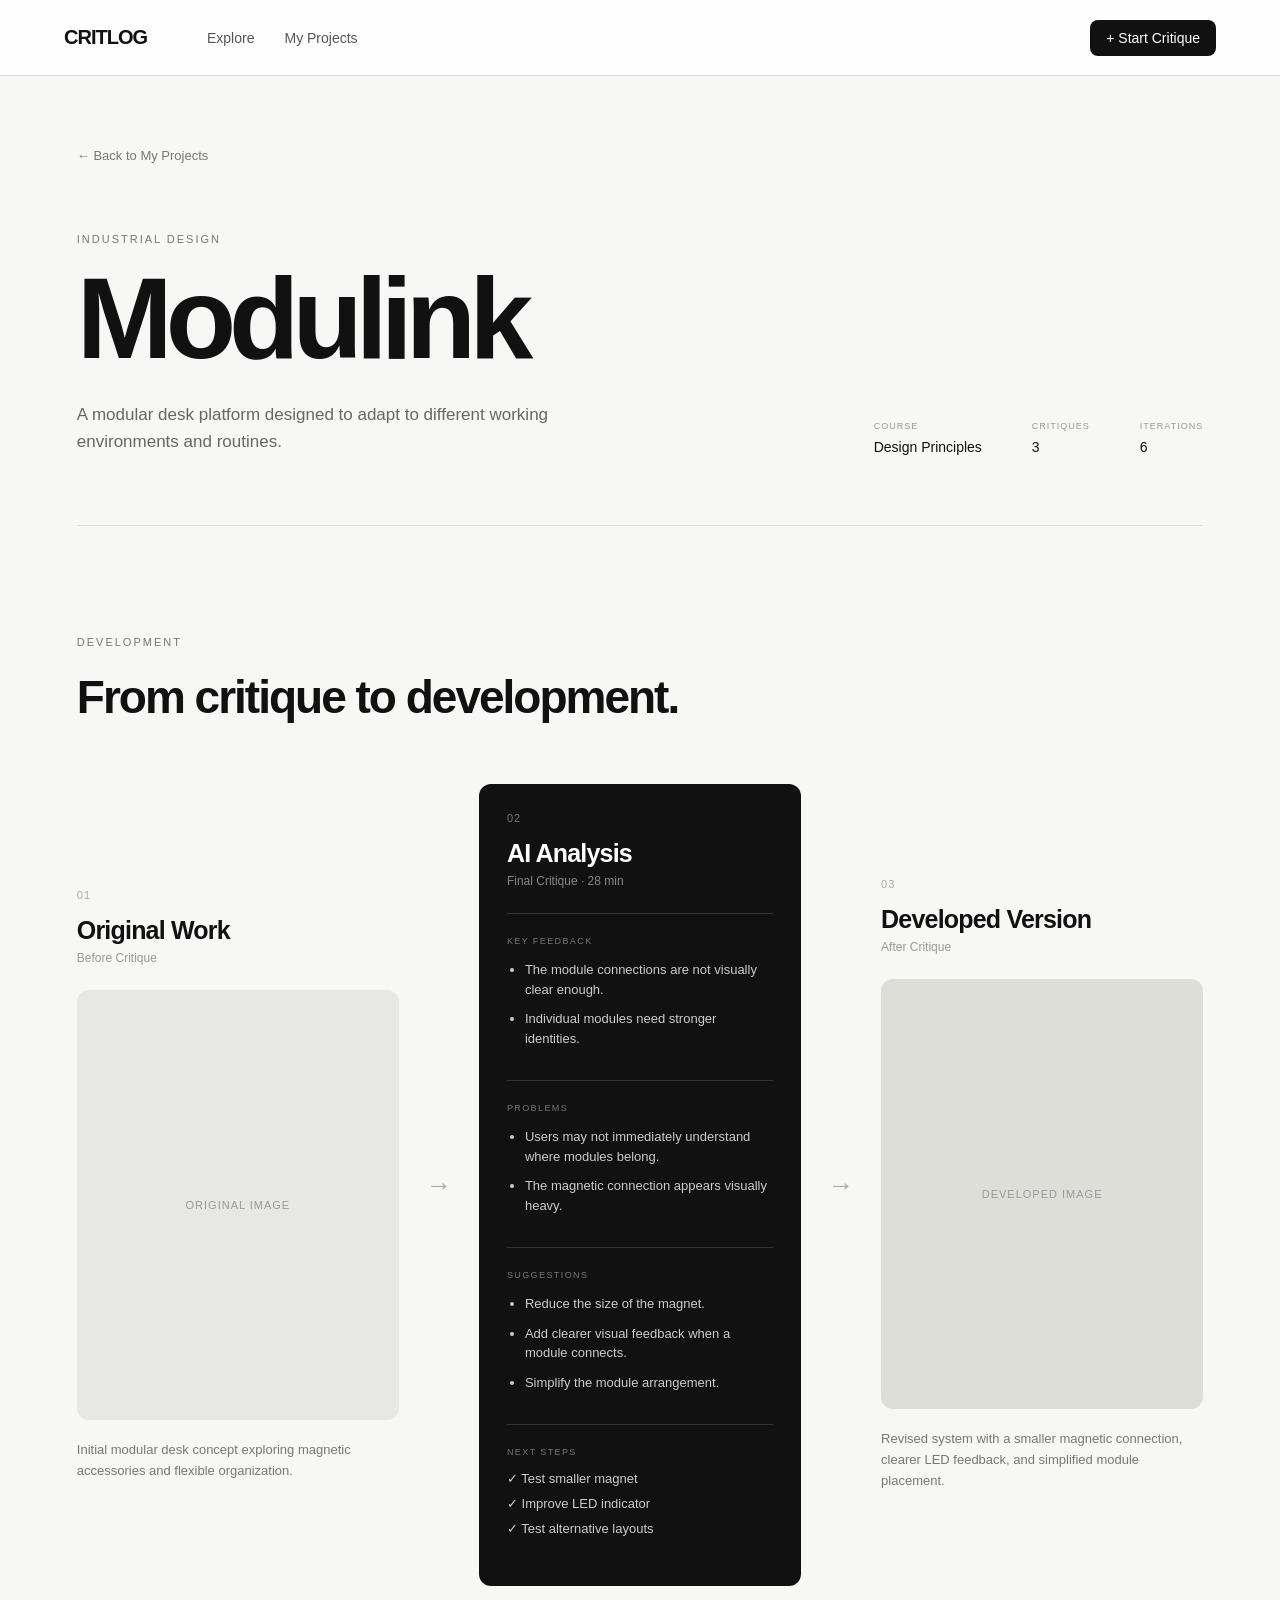
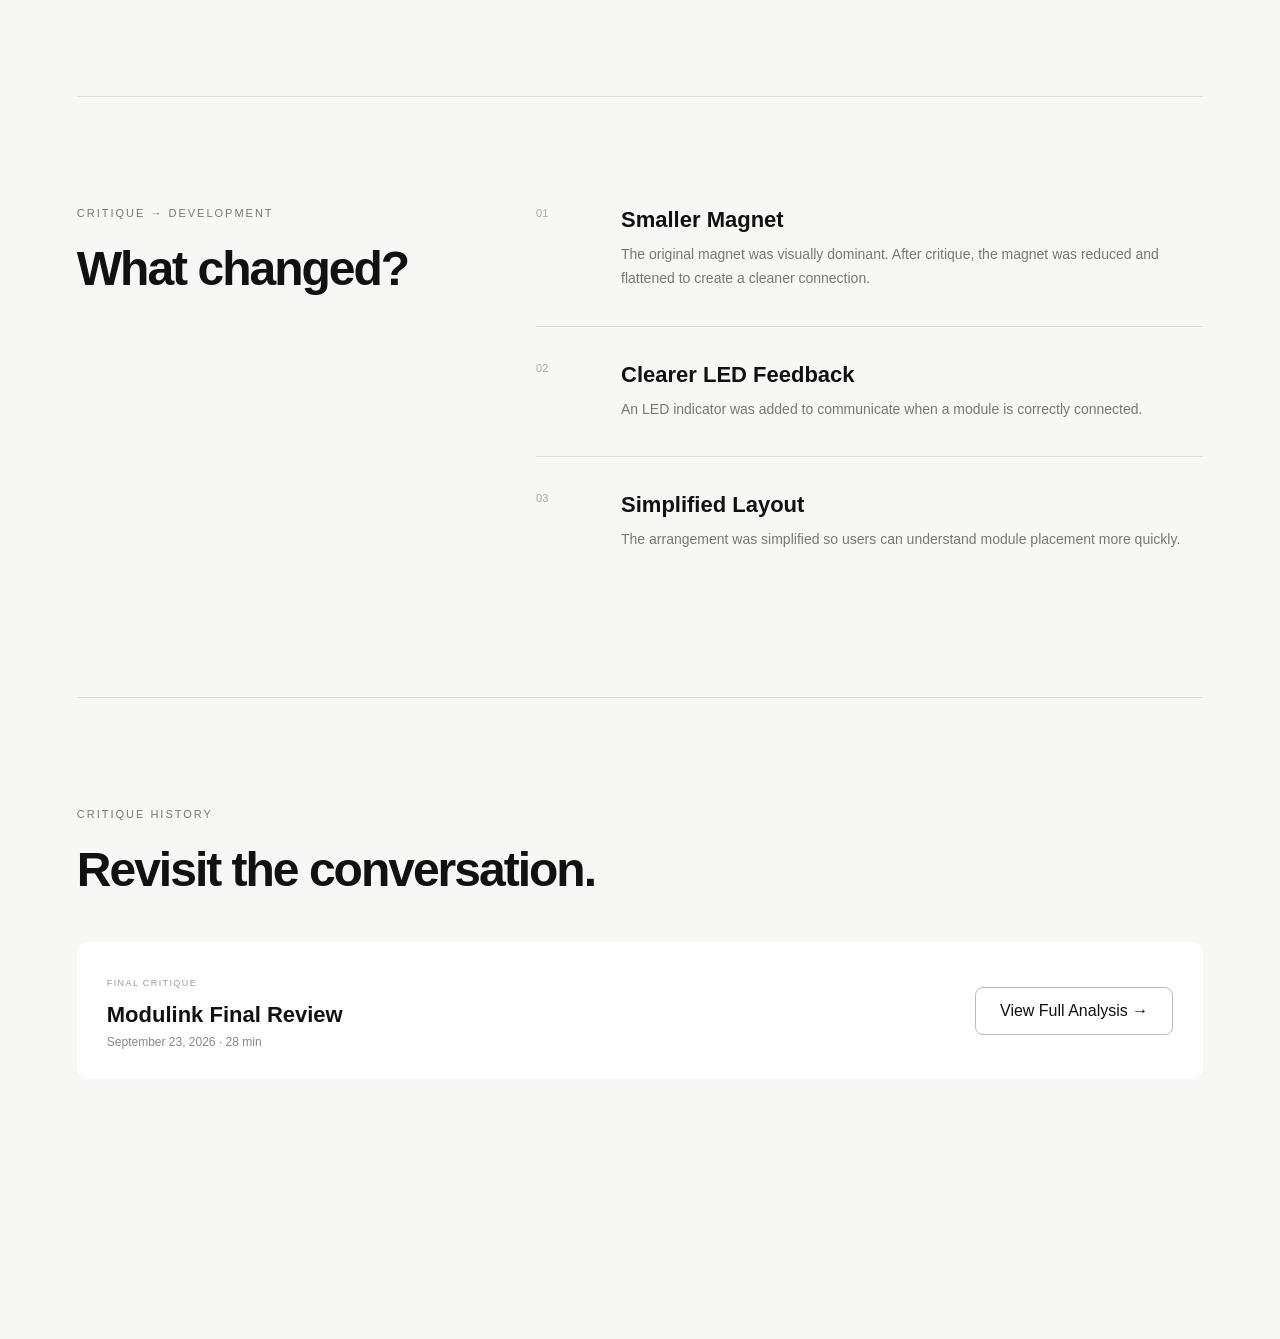
<file: project.html>
<!DOCTYPE html>
<html lang="en">

<head>

  <meta charset="UTF-8">

  <meta
    name="viewport"
    content="width=device-width, initial-scale=1.0"
  >

  <title>
    Modulink — CRITLOG
  </title>

  <link
    rel="stylesheet"
    href="style.css"
  >

</head>


<body>


<!-- ======================================================
     NAVIGATION
====================================================== -->

<header class="nav">

  <a
    href="index.html"
    class="logo"
  >
    CRITLOG
  </a>


  <nav>

    <a href="explore.html">
      Explore
    </a>

    <a href="my-projects.html">
      My Projects
    </a>

  </nav>


  <div class="nav-right">

    <a
      href="critique.html"
      class="button-small"
    >
      + Start Critique
    </a>

  </div>

</header>



<!-- ======================================================
     PROJECT
====================================================== -->

<main class="project-detail-page">


  <!-- ==================================================
       BACK
  ================================================== -->

  <a
    href="my-projects.html"
    class="back-projects"
  >
    ← Back to My Projects
  </a>



  <!-- ==================================================
       PROJECT HEADER
  ================================================== -->

  <section class="project-detail-header">


    <div>

      <p class="eyebrow">
        INDUSTRIAL DESIGN
      </p>


      <h1>
        Modulink
      </h1>


      <p class="project-detail-description">
        A modular desk platform designed to adapt
        to different working environments and routines.
      </p>

    </div>



    <div class="project-detail-meta">

      <div>

        <span>
          COURSE
        </span>

        <strong>
          Design Principles
        </strong>

      </div>


      <div>

        <span>
          CRITIQUES
        </span>

        <strong>
          3
        </strong>

      </div>


      <div>

        <span>
          ITERATIONS
        </span>

        <strong>
          6
        </strong>

      </div>

    </div>


  </section>



  <!-- ======================================================
       DEVELOPMENT OVERVIEW
  ====================================================== -->

  <section class="development-section">


    <div class="development-heading">

      <p class="eyebrow">
        DEVELOPMENT
      </p>

      <h2>
        From critique to development.
      </h2>

    </div>



    <!-- ==================================================
         3 COLUMN DEVELOPMENT
    ================================================== -->

    <div class="development-grid">


      <!-- ==================================================
           01 ORIGINAL
      ================================================== -->

      <article class="development-column">


        <div class="development-number">
          01
        </div>


        <div class="development-title">

          <h3>
            Original Work
          </h3>

          <p>
            Before Critique
          </p>

        </div>



        <div class="development-image">

          <span>
            ORIGINAL IMAGE
          </span>

        </div>



        <p class="development-caption">

          Initial modular desk concept exploring
          magnetic accessories and flexible organization.

        </p>


      </article>



      <!-- ==================================================
           ARROW
      ================================================== -->

      <div class="development-arrow">
        →
      </div>



      <!-- ==================================================
           02 AI ANALYSIS
      ================================================== -->

      <article class="development-column analysis-column">


        <div class="development-number">
          02
        </div>


        <div class="development-title">

          <h3>
            AI Analysis
          </h3>

          <p>
            Final Critique · 28 min
          </p>

        </div>



        <!-- KEY FEEDBACK -->

        <div class="analysis-block">

          <span class="analysis-label">
            KEY FEEDBACK
          </span>

          <ul>

            <li>
              The module connections are
              not visually clear enough.
            </li>

            <li>
              Individual modules need
              stronger identities.
            </li>

          </ul>

        </div>



        <!-- PROBLEMS -->

        <div class="analysis-block">

          <span class="analysis-label">
            PROBLEMS
          </span>

          <ul>

            <li>
              Users may not immediately
              understand where modules belong.
            </li>

            <li>
              The magnetic connection appears
              visually heavy.
            </li>

          </ul>

        </div>



        <!-- SUGGESTIONS -->

        <div class="analysis-block">

          <span class="analysis-label">
            SUGGESTIONS
          </span>

          <ul>

            <li>
              Reduce the size of the magnet.
            </li>

            <li>
              Add clearer visual feedback
              when a module connects.
            </li>

            <li>
              Simplify the module arrangement.
            </li>

          </ul>

        </div>



        <!-- NEXT STEPS -->

        <div class="analysis-block next-step-block">

          <span class="analysis-label">
            NEXT STEPS
          </span>


          <div class="analysis-task">
            ✓ Test smaller magnet
          </div>

          <div class="analysis-task">
            ✓ Improve LED indicator
          </div>

          <div class="analysis-task">
            ✓ Test alternative layouts
          </div>


        </div>


      </article>



      <!-- ==================================================
           ARROW
      ================================================== -->

      <div class="development-arrow">
        →
      </div>



      <!-- ==================================================
           03 DEVELOPED
      ================================================== -->

      <article class="development-column">


        <div class="development-number">
          03
        </div>


        <div class="development-title">

          <h3>
            Developed Version
          </h3>

          <p>
            After Critique
          </p>

        </div>



        <div class="development-image developed-image">

          <span>
            DEVELOPED IMAGE
          </span>

        </div>



        <p class="development-caption">

          Revised system with a smaller magnetic
          connection, clearer LED feedback,
          and simplified module placement.

        </p>


      </article>


    </div>


  </section>



  <!-- ======================================================
       WHAT CHANGED
  ====================================================== -->

  <section class="changes-section">


    <div class="changes-heading">

      <p class="eyebrow">
        CRITIQUE → DEVELOPMENT
      </p>

      <h2>
        What changed?
      </h2>

    </div>



    <div class="changes-list">


      <!-- CHANGE 01 -->

      <div class="change-item">

        <span class="change-number">
          01
        </span>


        <div>

          <h3>
            Smaller Magnet
          </h3>

          <p>
            The original magnet was visually dominant.
            After critique, the magnet was reduced
            and flattened to create a cleaner connection.
          </p>

        </div>

      </div>



      <!-- CHANGE 02 -->

      <div class="change-item">

        <span class="change-number">
          02
        </span>


        <div>

          <h3>
            Clearer LED Feedback
          </h3>

          <p>
            An LED indicator was added to communicate
            when a module is correctly connected.
          </p>

        </div>

      </div>



      <!-- CHANGE 03 -->

      <div class="change-item">

        <span class="change-number">
          03
        </span>


        <div>

          <h3>
            Simplified Layout
          </h3>

          <p>
            The arrangement was simplified so users
            can understand module placement more quickly.
          </p>

        </div>

      </div>


    </div>


  </section>



  <!-- ======================================================
       CRITIQUE HISTORY
  ====================================================== -->

  <section class="critique-history-section">


    <div>

      <p class="eyebrow">
        CRITIQUE HISTORY
      </p>

      <h2>
        Revisit the conversation.
      </h2>

    </div>



    <div class="critique-history-card">


      <div>

        <span class="history-type">
          FINAL CRITIQUE
        </span>

        <h3>
          Modulink Final Review
        </h3>

        <p>
          September 23, 2026 · 28 min
        </p>

      </div>


      <a
        href="summary.html"
        class="button-secondary"
      >
        View Full Analysis →
      </a>


    </div>


  </section>


</main>



<script src="script.js"></script>

</body>

</html>
</file>
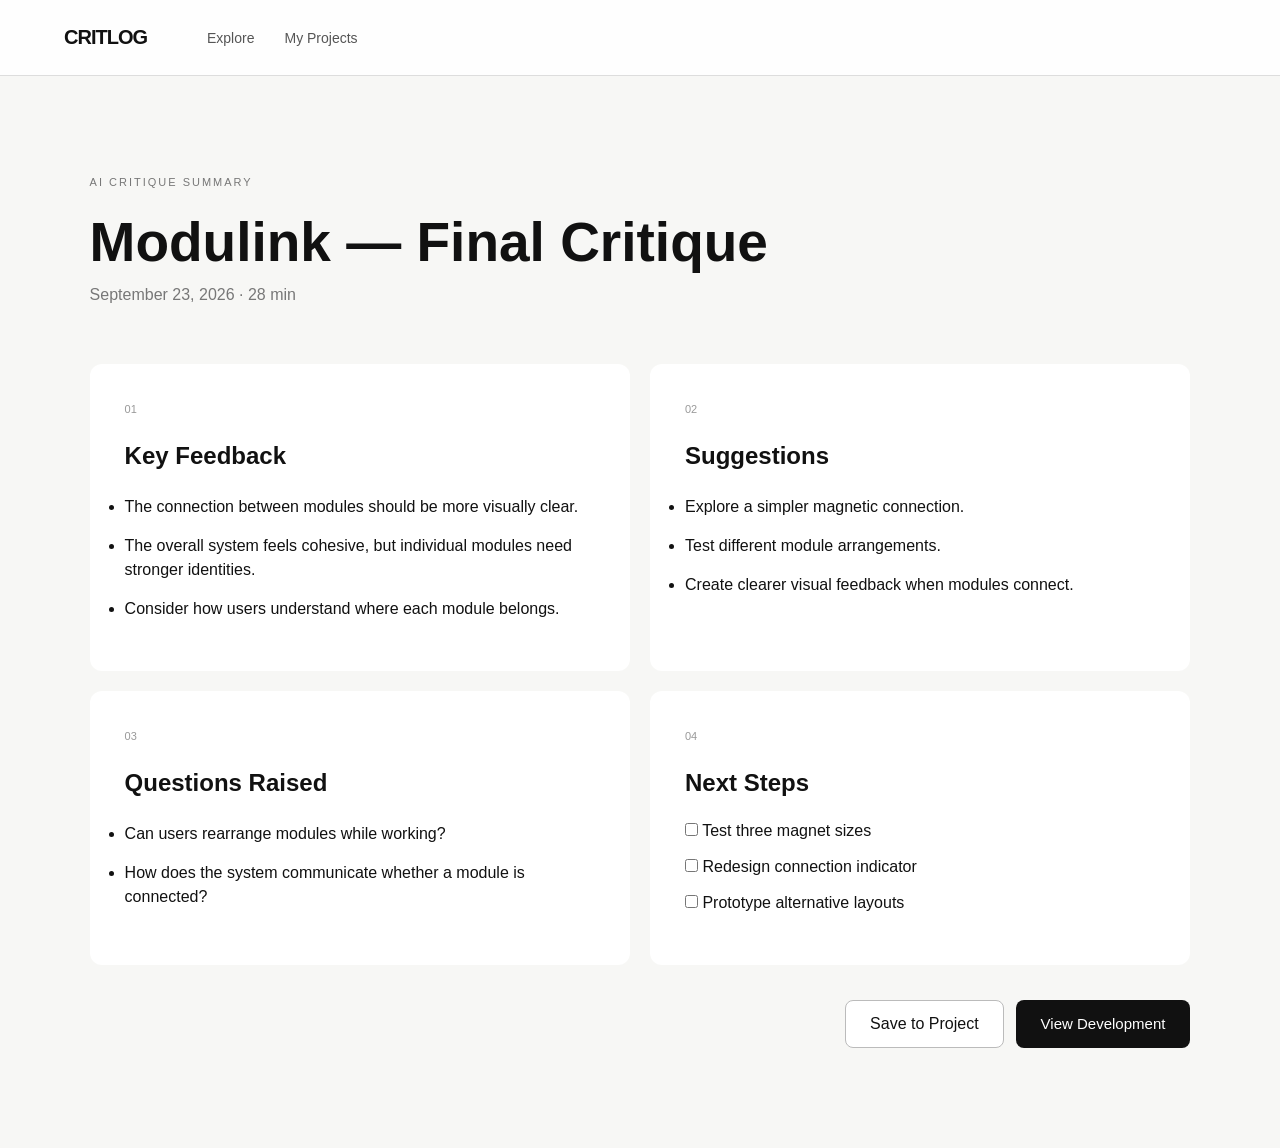
<file: summary.html>
<!DOCTYPE html>
<html lang="en">

<head>

  <meta charset="UTF-8">

  <meta name="viewport" content="width=device-width, initial-scale=1.0">

  <title>Critique Summary — CRITLOG</title>

  <link rel="stylesheet" href="style.css">

</head>


<body>


<header class="nav">

  <a href="index.html" class="logo">
    CRITLOG
  </a>

  <nav>

    <a href="explore.html">
      Explore
    </a>

    <a href="my-projects.html">
      My Projects
    </a>

  </nav>

</header>


<main class="summary-page">


  <div class="summary-header">

    <p class="eyebrow">
      AI CRITIQUE SUMMARY
    </p>

    <h1>
      Modulink — Final Critique
    </h1>

    <p>
      September 23, 2026 · 28 min
    </p>

  </div>


  <div class="summary-grid">


    <section class="summary-card">

      <span class="summary-number">
        01
      </span>

      <h2>
        Key Feedback
      </h2>

      <ul>

        <li>
          The connection between modules
          should be more visually clear.
        </li>

        <li>
          The overall system feels cohesive,
          but individual modules need stronger identities.
        </li>

        <li>
          Consider how users understand
          where each module belongs.
        </li>

      </ul>

    </section>


    <section class="summary-card">

      <span class="summary-number">
        02
      </span>

      <h2>
        Suggestions
      </h2>

      <ul>

        <li>
          Explore a simpler magnetic connection.
        </li>

        <li>
          Test different module arrangements.
        </li>

        <li>
          Create clearer visual feedback
          when modules connect.
        </li>

      </ul>

    </section>


    <section class="summary-card">

      <span class="summary-number">
        03
      </span>

      <h2>
        Questions Raised
      </h2>

      <ul>

        <li>
          Can users rearrange modules while working?
        </li>

        <li>
          How does the system communicate
          whether a module is connected?
        </li>

      </ul>

    </section>


    <section class="summary-card action-card">

      <span class="summary-number">
        04
      </span>

      <h2>
        Next Steps
      </h2>

      <label>
        <input type="checkbox">
        Test three magnet sizes
      </label>

      <label>
        <input type="checkbox">
        Redesign connection indicator
      </label>

      <label>
        <input type="checkbox">
        Prototype alternative layouts
      </label>

    </section>


  </div>


  <div class="summary-actions">

    <a
      href="my-projects.html"
      class="button-secondary"
    >
      Save to Project
    </a>

    <a
      href="project.html"
      class="button-primary"
    >
      View Development
    </a>

  </div>


</main>


<script src="script.js"></script>

</body>
</html>
</file>
<file: style.css>
* {
  margin: 0;
  padding: 0;
  box-sizing: border-box;
}

body {
  font-family: Arial, Helvetica, sans-serif;
  background: #f7f7f5;
  color: #111;
}

a {
  text-decoration: none;
  color: inherit;
}


/* NAV */

.nav {
  height: 76px;
  display: flex;
  align-items: center;
  padding: 0 5%;
  border-bottom: 1px solid #ddd;
  background: rgba(255,255,255,0.9);
}

.logo {
  font-size: 20px;
  font-weight: 800;
  letter-spacing: -1px;
}

.nav nav {
  display: flex;
  gap: 30px;
  margin-left: 60px;
}

.nav nav a {
  color: #555;
  font-size: 14px;
}

.nav-right {
  margin-left: auto;
  display: flex;
  align-items: center;
  gap: 20px;
}


/* BUTTONS */

.button-primary,
.button-secondary,
.button-small {
  display: inline-block;
  border-radius: 8px;
  cursor: pointer;
}

.button-primary {
  background: #111;
  color: white;
  padding: 15px 25px;
  border: none;
  font-size: 15px;
}

.button-secondary {
  padding: 14px 24px;
  border: 1px solid #bbb;
  background: white;
}

.button-small {
  background: #111;
  color: white;
  padding: 10px 16px;
  font-size: 14px;
}


/* HERO */

.hero {
  min-height: 650px;
  padding: 140px 8%;
}

.eyebrow {
  font-size: 11px;
  letter-spacing: 2px;
  color: #777;
  margin-bottom: 22px;
}

.hero h1 {
  font-size: clamp(60px, 8vw, 120px);
  line-height: .92;
  letter-spacing: -6px;
  max-width: 1100px;
}

.hero-description {
  margin-top: 35px;
  max-width: 500px;
  font-size: 19px;
  line-height: 1.6;
  color: #555;
}

.hero-buttons {
  display: flex;
  gap: 12px;
  margin-top: 35px;
}


/* PROJECTS */

.projects-section,
.explore-page,
.my-projects {
  padding: 100px 6%;
}

.section-heading {
  display: flex;
  justify-content: space-between;
  align-items: flex-end;
  margin-bottom: 40px;
}

.section-heading h2,
.section-heading h1 {
  font-size: 42px;
}

.project-grid {
  display: grid;
  grid-template-columns: repeat(3, 1fr);
  gap: 22px;
}

.project-card {
  background: white;
  border-radius: 12px;
  overflow: hidden;
  transition: .25s;
}

.project-card:hover {
  transform: translateY(-5px);
}

.project-image {
  height: 300px;
  background: #e7e7e3;
  display: flex;
  justify-content: center;
  align-items: center;
  color: #999;
}

.project-info {
  padding: 22px;
}

.project-info h3 {
  font-size: 21px;
  margin-bottom: 7px;
}

.project-info p {
  color: #777;
  font-size: 14px;
}

.project-stats {
  display: flex;
  gap: 20px;
  margin-top: 25px;
  font-size: 12px;
  color: #777;
}


/* HOW */

.how-section {
  padding: 120px 6%;
  background: #111;
  color: white;
}

.how-section .eyebrow {
  color: #888;
}

.how-section h2 {
  font-size: 55px;
  margin-bottom: 70px;
}

.steps {
  display: grid;
  grid-template-columns: repeat(4, 1fr);
  gap: 30px;
}

.step {
  border-top: 1px solid #555;
  padding-top: 20px;
}

.step span {
  color: #777;
  font-size: 12px;
}

.step h3 {
  margin-top: 50px;
  font-size: 24px;
}

.step p {
  margin-top: 15px;
  color: #aaa;
  line-height: 1.6;
}


/* LOGIN */

.login-page {
  min-height: calc(100vh - 76px);
  display: flex;
  justify-content: center;
  align-items: center;
}

.login-box {
  width: 420px;
}

.login-box h1 {
  font-size: 38px;
}

.login-description {
  color: #777;
  margin: 15px 0 40px;
}

.login-box label {
  display: block;
  font-size: 13px;
  margin: 20px 0 8px;
}

.login-box input,
select {
  width: 100%;
  padding: 15px;
  border: 1px solid #ccc;
  border-radius: 7px;
  background: white;
}

.login-button {
  width: 100%;
  margin-top: 25px;
}

.signup-text {
  text-align: center;
  margin-top: 25px;
  color: #777;
}


/* EXPLORE */

.explore-header {
  margin-bottom: 60px;
}

.explore-header h1 {
  font-size: 60px;
}

.explore-header > p {
  margin-top: 15px;
  color: #777;
}

.search {
  margin-top: 35px;
  width: 100%;
  padding: 17px;
  border: 1px solid #ccc;
  border-radius: 8px;
}


/* CRITIQUE */

.critique-page {
  display: flex;
  justify-content: center;
  padding: 100px 20px;
}

.critique-container {
  width: 650px;
}

.critique-container h1 {
  font-size: 55px;
  margin-bottom: 15px;
}

.critique-container > p {
  color: #777;
  margin-bottom: 50px;
}

.critique-container label {
  display: block;
  margin: 25px 0 8px;
}

.record-area {
  margin-top: 60px;
  text-align: center;
  padding: 70px;
  background: white;
  border-radius: 15px;
}

.record-circle {
  font-size: 60px;
  margin-bottom: 20px;
}

.record-area h2 {
  margin-bottom: 10px;
}

#timer {
  font-size: 30px;
  margin: 20px;
}


/* SUMMARY */

.summary-page {
  padding: 100px 7%;
}

.summary-header h1 {
  font-size: 55px;
}

.summary-header > p:last-child {
  color: #777;
  margin-top: 12px;
}

.summary-grid {
  display: grid;
  grid-template-columns: 1fr 1fr;
  gap: 20px;
  margin-top: 60px;
}

.summary-card {
  background: white;
  padding: 35px;
  border-radius: 12px;
}

.summary-number {
  font-size: 11px;
  color: #999;
}

.summary-card h2 {
  margin: 25px 0;
}

.summary-card li {
  margin: 15px 0;
  line-height: 1.5;
}

.action-card label {
  display: block;
  margin: 18px 0;
}

.summary-actions {
  display: flex;
  justify-content: flex-end;
  gap: 12px;
  margin-top: 35px;
}


/* FOOTER */

footer {
  padding: 60px 6%;
  display: flex;
  justify-content: space-between;
  border-top: 1px solid #ddd;
}


/* MOBILE */

@media (max-width: 800px) {

  .project-grid,
  .steps,
  .summary-grid {
    grid-template-columns: 1fr;
  }

  .hero h1 {
    letter-spacing: -3px;
  }

  .nav nav {
    display: none;
  }

}
/* =========================
   LOGOUT BUTTON
========================= */

.logout {
  background: none;
  border: none;

  padding: 0;

  font-family: inherit;
  font-size: 14px;

  color: #555;

  cursor: pointer;

  transition: 0.2s;
}

.logout:hover {
  color: #000;
}
/* =========================
   LOGIN MODAL
========================= */

.modal-overlay {
  position: fixed;

  top: 0;
  left: 0;

  width: 100%;
  height: 100%;

  background: rgba(0, 0, 0, 0.35);

  backdrop-filter: blur(8px);
  -webkit-backdrop-filter: blur(8px);

  display: flex;
  justify-content: center;
  align-items: center;

  z-index: 9999;

  opacity: 0;
  visibility: hidden;

  transition:
    opacity 0.25s ease,
    visibility 0.25s ease;
}


/* OPEN */

.modal-overlay.active {
  opacity: 1;
  visibility: visible;
}


/* LOGIN WINDOW */

.login-modal {
  position: relative;

  width: 440px;
  max-width: calc(100% - 40px);

  background: #ffffff;

  padding: 45px;

  border-radius: 16px;

  box-shadow:
    0 30px 80px rgba(0, 0, 0, 0.18);

  transform: translateY(15px) scale(0.98);

  transition: transform 0.25s ease;
}


.modal-overlay.active .login-modal {
  transform: translateY(0) scale(1);
}


/* CLOSE */

.modal-close {
  position: absolute;

  top: 18px;
  right: 20px;

  width: 35px;
  height: 35px;

  border: none;
  background: none;

  font-size: 25px;

  color: #777;

  cursor: pointer;
}


.modal-close:hover {
  color: #111;
}


/* TITLE */

.login-modal h2 {
  font-size: 32px;
  letter-spacing: -1px;

  margin-bottom: 12px;
}


.modal-description {
  color: #777;

  line-height: 1.5;

  margin-bottom: 35px;
}


/* LABEL */

.login-modal label {
  display: block;

  font-size: 13px;

  margin-top: 20px;
  margin-bottom: 8px;
}


/* INPUT */

.login-modal input {
  width: 100%;

  padding: 15px;

  border: 1px solid #ccc;

  border-radius: 8px;

  font-size: 14px;

  outline: none;

  transition: border 0.2s;
}


.login-modal input:focus {
  border-color: #111;
}


/* LOGIN BUTTON */

.modal-login-button {
  width: 100%;

  margin-top: 28px;
}


/* SIGN UP */

.signup-text {
  text-align: center;

  margin-top: 25px;

  font-size: 13px;

  color: #777;
}


.signup-text a {
  color: #111;

  font-weight: 600;
}


/* PREVENT SCROLL WHEN MODAL OPEN */

body.modal-open {
  overflow: hidden;
}
/* ======================================================
   CRITIQUE FORM
====================================================== */

.critique-settings {
  margin-top: 50px;
}

.form-group {
  margin-bottom: 28px;
}

.form-group label {
  display: block;

  margin-bottom: 9px;

  font-size: 13px;
  font-weight: 600;

  color: #333;
}

.form-group input,
.form-group select {
  width: 100%;

  padding: 16px 17px;

  border: 1px solid #d5d5d5;

  border-radius: 9px;

  background: #fff;

  font-family: inherit;
  font-size: 15px;

  color: #111;

  outline: none;

  transition:
    border-color 0.2s ease,
    box-shadow 0.2s ease;
}

.form-group input:focus,
.form-group select:focus {
  border-color: #111;

  box-shadow:
    0 0 0 3px rgba(0, 0, 0, 0.04);
}

.form-group input::placeholder {
  color: #aaa;
}

.critique-description {
  max-width: 500px;

  color: #777;

  line-height: 1.6;
}


/* RECORDING */

.record-description {
  margin-top: 8px;

  color: #888;

  font-size: 14px;
}


/* RECORDING ANIMATION */

.record-circle.recording {
  animation: recordingPulse 1.5s infinite;
}

@keyframes recordingPulse {

  0% {
    transform: scale(1);
    opacity: 1;
  }

  50% {
    transform: scale(1.15);
    opacity: 0.55;
  }

  100% {
    transform: scale(1);
    opacity: 1;
  }

}
/* ======================================================
   EXPLORE FILTERS
====================================================== */

.explore-search {
  margin-top: 35px;
}

.explore-search .search {
  margin-top: 0;
}


/* FILTER CONTAINER */

.explore-filters {
  display: grid;

  grid-template-columns:
    1fr 1fr;

  gap: 14px;

  margin-top: 14px;
}


/* FILTER */

.filter-group label {
  display: block;

  margin-bottom: 8px;

  font-size: 11px;
  font-weight: 600;

  letter-spacing: 1px;

  text-transform: uppercase;

  color: #777;
}


.filter-group select {
  width: 100%;

  height: 52px;

  padding: 0 15px;

  border: 1px solid #ccc;

  border-radius: 8px;

  background: white;

  font-family: inherit;

  font-size: 14px;

  color: #222;

  cursor: pointer;

  outline: none;
}


.filter-group select:focus {
  border-color: #111;
}


/* ======================================================
   NO RESULTS
====================================================== */

.no-results {
  display: none;

  padding: 100px 0;

  text-align: center;

  color: #777;
}


.no-results h3 {
  margin-bottom: 10px;

  font-size: 22px;

  color: #222;
}


/* ======================================================
   MOBILE
====================================================== */

@media (max-width: 800px) {

  .explore-filters {
    grid-template-columns: 1fr;
  }

}
/* ======================================================
   EXPLORE PAGE
====================================================== */

.explore-page {
  padding: 100px 6% 140px;
}


.explore-header {
  margin-bottom: 55px;
}


.explore-header h1 {
  font-size: 60px;
  letter-spacing: -3px;
}


.explore-header > p {
  margin-top: 15px;

  color: #777;

  font-size: 16px;
}


/* ======================================================
   SEARCH
====================================================== */

.explore-search {
  margin-top: 35px;
}


.explore-search .search {
  width: 100%;

  height: 56px;

  margin: 0;

  padding: 0 18px;

  border: 1px solid #ccc;

  border-radius: 9px;

  background: #fff;

  font-family: inherit;

  font-size: 15px;

  outline: none;
}


.explore-search .search:focus {
  border-color: #111;
}


/* ======================================================
   FILTERS
====================================================== */

.explore-filters {
  display: grid;

  grid-template-columns: 1fr 1fr;

  gap: 15px;

  margin-top: 15px;
}


.filter-group label {
  display: block;

  margin-bottom: 8px;

  font-size: 11px;
  font-weight: 600;

  letter-spacing: 1px;

  text-transform: uppercase;

  color: #777;
}


.filter-group select {
  width: 100%;

  height: 52px;

  padding: 0 15px;

  border: 1px solid #ccc;

  border-radius: 9px;

  background: white;

  font-family: inherit;

  font-size: 14px;

  color: #222;

  outline: none;

  cursor: pointer;
}


.filter-group select:focus {
  border-color: #111;
}


/* ======================================================
   4 COLUMN PROJECT GRID
====================================================== */

.explore-project-grid {
  display: grid;

  grid-template-columns:
    repeat(4, minmax(0, 1fr));

  gap: 22px;
}


/* ======================================================
   PROJECT CARD
====================================================== */

.explore-project-grid .project-card {
  min-width: 0;

  background: white;

  border-radius: 12px;

  overflow: hidden;

  transition:
    transform 0.25s ease,
    box-shadow 0.25s ease;
}


.explore-project-grid .project-card:hover {
  transform: translateY(-5px);

  box-shadow:
    0 15px 35px
    rgba(0, 0, 0, 0.07);
}


/* Smaller image for 4-column layout */

.explore-project-grid .project-image {
  height: 230px;
}


/* ======================================================
   EXTRA PROJECTS
====================================================== */

.extra-project {
  display: none;
}


/* ======================================================
   VIEW MORE
====================================================== */

.view-more-container {
  display: flex;

  justify-content: center;

  margin-top: 60px;
}


.view-more-button {
  padding: 14px 30px;

  border: 1px solid #bbb;

  border-radius: 8px;

  background: white;

  font-family: inherit;

  font-size: 14px;

  color: #111;

  cursor: pointer;

  transition:
    background 0.2s ease,
    border-color 0.2s ease;
}


.view-more-button:hover {
  background: #111;

  color: white;

  border-color: #111;
}


/* ======================================================
   NO RESULTS
====================================================== */

.no-results {
  display: none;

  padding: 100px 0;

  text-align: center;
}


.no-results h3 {
  margin-bottom: 10px;

  font-size: 24px;
}


.no-results p {
  color: #888;
}


/* ======================================================
   RESPONSIVE
====================================================== */

@media (max-width: 1200px) {

  .explore-project-grid {
    grid-template-columns:
      repeat(3, minmax(0, 1fr));
  }

}


@media (max-width: 900px) {

  .explore-project-grid {
    grid-template-columns:
      repeat(2, minmax(0, 1fr));
  }

}


@media (max-width: 650px) {

  .explore-filters {
    grid-template-columns: 1fr;
  }


  .explore-project-grid {
    grid-template-columns: 1fr;
  }


  .explore-header h1 {
    font-size: 45px;
  }

}
/* ======================================================
   MY PROJECTS PAGE
====================================================== */

.my-projects-page {
  padding: 100px 6% 140px;
}


/* ======================================================
   HEADER
====================================================== */

.my-projects-header {
  display: flex;

  justify-content: space-between;
  align-items: flex-end;

  margin-bottom: 60px;
}


.my-projects-header h1 {
  font-size: 64px;

  letter-spacing: -3px;
}


.my-projects-description {
  margin-top: 15px;

  color: #777;

  font-size: 16px;

  line-height: 1.6;
}


/* ======================================================
   GRID
====================================================== */

.my-project-grid {
  display: grid;

  grid-template-columns:
    repeat(3, minmax(0, 1fr));

  gap: 24px;
}


/* ======================================================
   PROJECT CARD
====================================================== */

.my-project-card {
  display: block;

  background: white;

  border-radius: 14px;

  overflow: hidden;

  transition:
    transform 0.25s ease,
    box-shadow 0.25s ease;
}


.my-project-card:hover {
  transform: translateY(-5px);

  box-shadow:
    0 18px 40px
    rgba(0, 0, 0, 0.07);
}


/* ======================================================
   IMAGE
====================================================== */

.my-project-image {
  height: 280px;

  display: flex;

  align-items: center;
  justify-content: center;

  background: #e7e7e3;

  color: #999;

  font-size: 12px;

  letter-spacing: 1px;
}


/* ======================================================
   CONTENT
====================================================== */

.my-project-content {
  padding: 25px;
}


.project-card-top {
  display: flex;

  justify-content: space-between;
  align-items: center;

  gap: 15px;
}


.project-category {
  font-size: 10px;

  letter-spacing: 1.5px;

  color: #888;
}


.project-status {
  padding: 6px 9px;

  border-radius: 20px;

  background: #111;

  color: white;

  font-size: 9px;

  letter-spacing: 1px;
}


.project-status.progress {
  background: #eee;

  color: #777;
}


.my-project-content h2 {
  margin-top: 22px;

  font-size: 27px;

  letter-spacing: -1px;
}


.project-course {
  margin-top: 7px;

  color: #888;

  font-size: 13px;
}


/* ======================================================
   STATS
====================================================== */

.my-project-stats {
  display: flex;

  gap: 35px;

  margin-top: 28px;

  padding-top: 20px;

  border-top: 1px solid #eee;
}


.my-project-stats div {
  display: flex;

  align-items: baseline;

  gap: 6px;
}


.my-project-stats strong {
  font-size: 18px;
}


.my-project-stats span {
  color: #888;

  font-size: 11px;
}


/* ======================================================
   PROGRESS
====================================================== */

.project-progress {
  display: flex;

  align-items: center;

  margin-top: 25px;

  width: 100%;
}


.project-progress span {
  flex-shrink: 0;

  font-size: 9px;

  text-transform: uppercase;

  letter-spacing: 0.8px;

  color: #666;
}


.progress-line {
  flex: 1;

  height: 1px;

  margin: 0 8px;

  background: #222;
}


.progress-line.inactive {
  background: #ddd;
}


.project-progress .inactive-text {
  color: #aaa;
}


/* ======================================================
   RESPONSIVE
====================================================== */

@media (max-width: 1100px) {

  .my-project-grid {
    grid-template-columns:
      repeat(2, minmax(0, 1fr));
  }

}


@media (max-width: 700px) {

  .my-projects-header {
    display: block;
  }


  .my-projects-header .button-primary {
    margin-top: 30px;
  }


  .my-project-grid {
    grid-template-columns: 1fr;
  }


  .my-projects-header h1 {
    font-size: 48px;
  }

}
/* ======================================================
   MY PROJECTS
====================================================== */

.my-projects-page {
  padding: 100px 6% 140px;
}


.my-projects-header {
  display: flex;
  justify-content: space-between;
  align-items: flex-end;

  margin-bottom: 60px;
}


.my-projects-header h1 {
  font-size: 64px;
  letter-spacing: -3px;
}


.my-projects-description {
  margin-top: 15px;

  color: #777;

  font-size: 16px;
  line-height: 1.6;
}


.my-project-grid {
  display: grid;

  grid-template-columns:
    repeat(3, minmax(0, 1fr));

  gap: 24px;
}


.my-project-card {
  display: block;

  background: white;

  border-radius: 14px;

  overflow: hidden;

  transition:
    transform 0.25s ease,
    box-shadow 0.25s ease;
}


.my-project-card:hover {
  transform: translateY(-5px);

  box-shadow:
    0 18px 40px
    rgba(0, 0, 0, 0.07);
}


.my-project-image {
  height: 280px;

  display: flex;
  justify-content: center;
  align-items: center;

  background: #e7e7e3;

  color: #999;

  font-size: 11px;
  letter-spacing: 1px;
}


.my-project-content {
  padding: 25px;
}


.project-card-top {
  display: flex;

  justify-content: space-between;
  align-items: center;

  gap: 15px;
}


.project-category {
  font-size: 10px;

  letter-spacing: 1.5px;

  color: #888;
}


.project-status {
  padding: 6px 9px;

  border-radius: 20px;

  background: #111;

  color: white;

  font-size: 9px;
  letter-spacing: 1px;
}


.project-status.progress {
  background: #eee;

  color: #777;
}


.my-project-content h2 {
  margin-top: 22px;

  font-size: 27px;

  letter-spacing: -1px;
}


.project-course {
  margin-top: 7px;

  color: #888;

  font-size: 13px;
}


.my-project-stats {
  display: flex;

  gap: 35px;

  margin-top: 28px;

  padding-top: 20px;

  border-top: 1px solid #eee;
}


.my-project-stats div {
  display: flex;

  align-items: baseline;

  gap: 6px;
}


.my-project-stats strong {
  font-size: 18px;
}


.my-project-stats span {
  color: #888;

  font-size: 11px;
}


.project-progress {
  display: flex;

  align-items: center;

  margin-top: 25px;

  width: 100%;
}


.project-progress span {
  flex-shrink: 0;

  font-size: 9px;

  text-transform: uppercase;

  letter-spacing: 0.7px;

  color: #666;
}


.progress-line {
  flex: 1;

  height: 1px;

  margin: 0 8px;

  background: #222;
}


.progress-line.inactive {
  background: #ddd;
}


.project-progress .inactive-text {
  color: #aaa;
}



/* ======================================================
   PROJECT DETAIL PAGE
====================================================== */

.project-detail-page {
  padding: 70px 6% 150px;
}


.back-projects {
  display: inline-block;

  margin-bottom: 70px;

  color: #777;

  font-size: 13px;

  transition: color 0.2s ease;
}


.back-projects:hover {
  color: #111;
}



/* ======================================================
   PROJECT HEADER
====================================================== */

.project-detail-header {
  display: grid;

  grid-template-columns: 1fr auto;

  gap: 80px;

  align-items: end;

  padding-bottom: 70px;

  border-bottom: 1px solid #ddd;
}


.project-detail-header h1 {
  font-size: clamp(70px, 9vw, 130px);

  line-height: 0.9;

  letter-spacing: -7px;
}


.project-detail-description {
  max-width: 560px;

  margin-top: 30px;

  color: #666;

  font-size: 17px;

  line-height: 1.6;
}


.project-detail-meta {
  display: flex;

  gap: 50px;
}


.project-detail-meta div {
  display: flex;

  flex-direction: column;

  gap: 8px;
}


.project-detail-meta span {
  color: #999;

  font-size: 9px;

  letter-spacing: 1px;
}


.project-detail-meta strong {
  font-size: 14px;

  font-weight: 500;
}



/* ======================================================
   DEVELOPMENT
====================================================== */

.development-section {
  padding: 110px 0;
}


.development-heading {
  margin-bottom: 60px;
}


.development-heading h2 {
  font-size: 46px;

  letter-spacing: -2px;
}


.development-grid {
  display: grid;

  grid-template-columns:
    minmax(0, 1fr)
    40px
    minmax(0, 1fr)
    40px
    minmax(0, 1fr);

  gap: 20px;

  align-items: center;
}


.development-column {
  min-width: 0;
}


.development-number {
  margin-bottom: 15px;

  color: #aaa;

  font-size: 11px;

  letter-spacing: 1px;
}


.development-title {
  margin-bottom: 25px;
}


.development-title h3 {
  font-size: 25px;

  letter-spacing: -0.8px;
}


.development-title p {
  margin-top: 6px;

  color: #999;

  font-size: 12px;
}


.development-image {
  height: 430px;

  display: flex;

  justify-content: center;
  align-items: center;

  background: #e7e7e3;

  border-radius: 12px;

  color: #999;

  font-size: 11px;

  letter-spacing: 1px;
}


.developed-image {
  background: #deded9;
}


.development-caption {
  margin-top: 20px;

  color: #777;

  font-size: 13px;

  line-height: 1.6;
}


.development-arrow {
  text-align: center;

  color: #aaa;

  font-size: 26px;
}



/* ======================================================
   AI ANALYSIS
====================================================== */

.analysis-column {
  padding: 28px;

  background: #111;

  border-radius: 12px;

  color: white;
}


.analysis-column .development-number {
  color: #777;
}


.analysis-column .development-title p {
  color: #888;
}


.analysis-block {
  padding: 22px 0;

  border-top: 1px solid #333;
}


.analysis-label {
  display: block;

  margin-bottom: 14px;

  color: #777;

  font-size: 9px;

  letter-spacing: 1.4px;
}


.analysis-block ul {
  padding-left: 18px;
}


.analysis-block li {
  margin: 10px 0;

  color: #ccc;

  font-size: 13px;

  line-height: 1.5;
}


.analysis-task {
  margin-top: 10px;

  color: #ccc;

  font-size: 13px;
}



/* ======================================================
   WHAT CHANGED
====================================================== */

.changes-section {
  display: grid;

  grid-template-columns: 0.7fr 1.3fr;

  gap: 100px;

  padding: 110px 0;

  border-top: 1px solid #ddd;
}


.changes-heading h2 {
  font-size: 48px;

  letter-spacing: -2px;
}


.change-item {
  display: grid;

  grid-template-columns: 60px 1fr;

  gap: 25px;

  padding: 35px 0;

  border-top: 1px solid #ddd;
}


.change-item:first-child {
  border-top: none;

  padding-top: 0;
}


.change-number {
  color: #aaa;

  font-size: 11px;
}


.change-item h3 {
  margin-bottom: 10px;

  font-size: 22px;
}


.change-item p {
  max-width: 650px;

  color: #777;

  font-size: 14px;

  line-height: 1.7;
}



/* ======================================================
   CRITIQUE HISTORY
====================================================== */

.critique-history-section {
  padding: 110px 0;

  border-top: 1px solid #ddd;
}


.critique-history-section h2 {
  font-size: 48px;

  letter-spacing: -2px;
}


.critique-history-card {
  display: flex;

  justify-content: space-between;
  align-items: center;

  margin-top: 45px;

  padding: 30px;

  background: white;

  border-radius: 12px;
}


.history-type {
  color: #999;

  font-size: 9px;

  letter-spacing: 1.4px;
}


.critique-history-card h3 {
  margin-top: 12px;

  font-size: 22px;
}


.critique-history-card p {
  margin-top: 7px;

  color: #888;

  font-size: 12px;
}



/* ======================================================
   RESPONSIVE
====================================================== */

@media (max-width: 1100px) {

  .my-project-grid {
    grid-template-columns:
      repeat(2, minmax(0, 1fr));
  }


  .development-grid {
    grid-template-columns: 1fr;
  }


  .development-arrow {
    transform: rotate(90deg);

    margin: 15px 0;
  }


  .project-detail-header {
    grid-template-columns: 1fr;
  }


  .changes-section {
    grid-template-columns: 1fr;

    gap: 50px;
  }

}


@media (max-width: 700px) {

  .my-projects-header {
    display: block;
  }


  .my-projects-header .button-primary {
    margin-top: 30px;
  }


  .my-project-grid {
    grid-template-columns: 1fr;
  }


  .project-detail-header h1 {
    font-size: 65px;

    letter-spacing: -4px;
  }


  .project-detail-meta {
    flex-wrap: wrap;

    gap: 30px;
  }


  .development-image {
    height: 320px;
  }


  .critique-history-card {
    display: block;
  }


  .critique-history-card .button-secondary {
    margin-top: 25px;
  }

}
</file>
